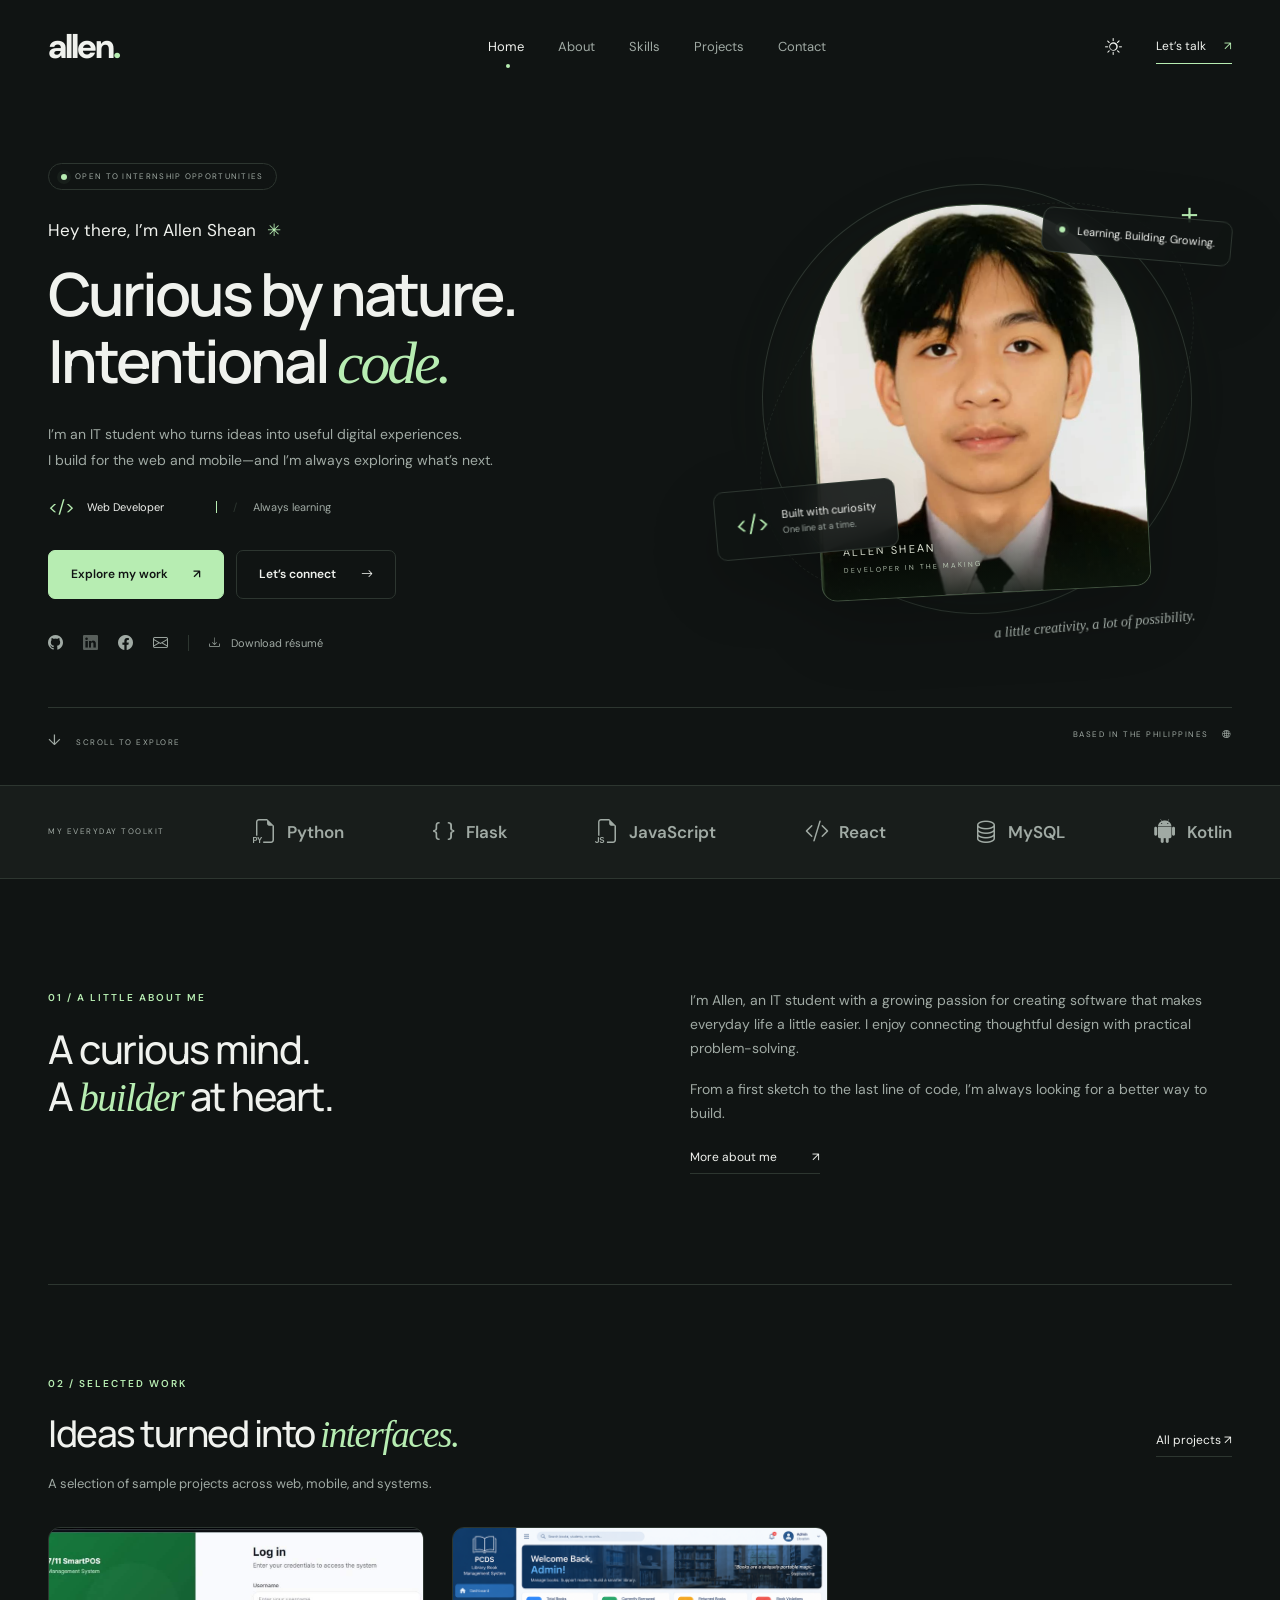
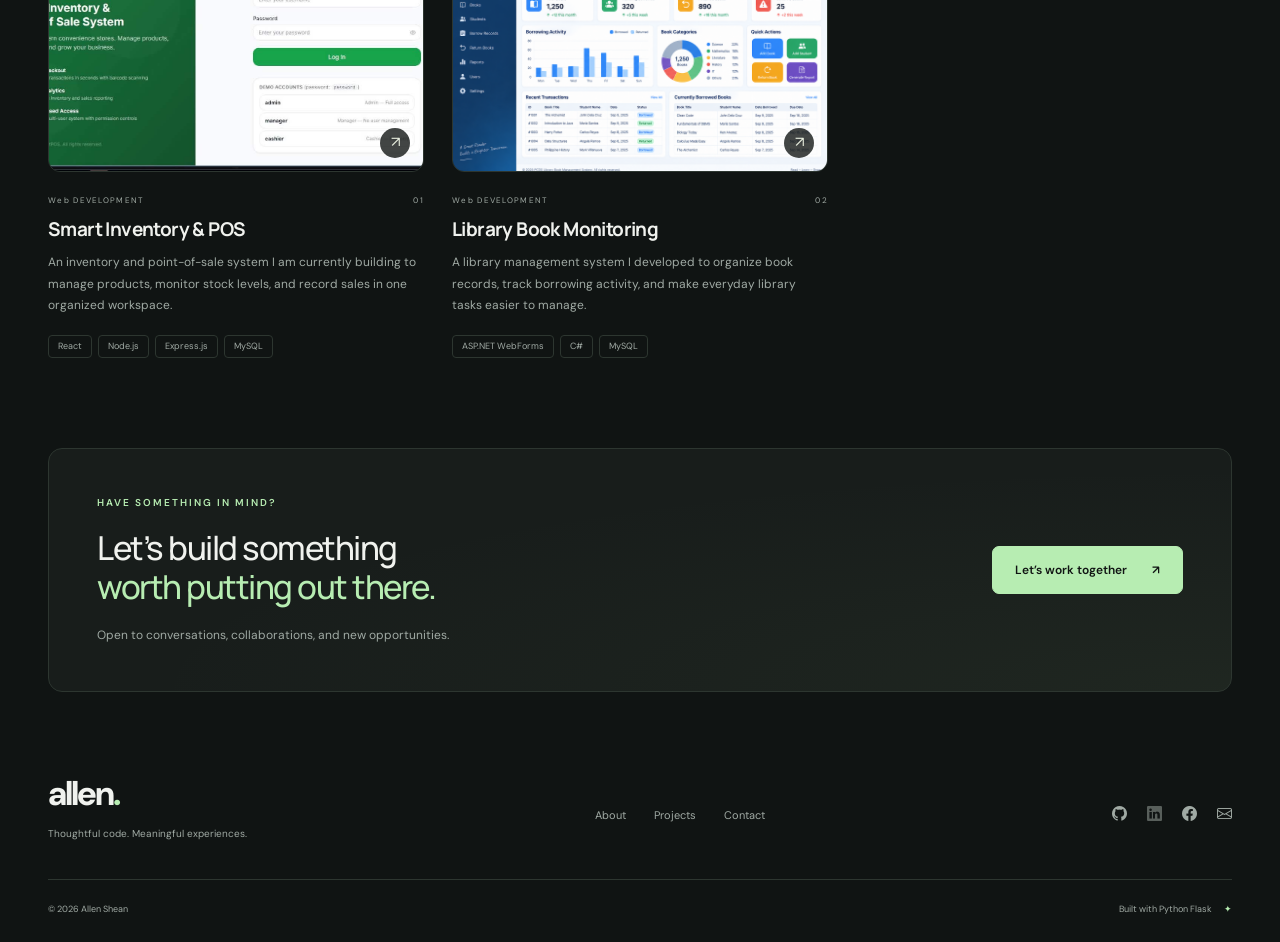
<file: templates/index.html>
<!doctype html>
<html lang="en" data-theme="dark">
  <head>
    <meta charset="utf-8">
    <meta name="viewport" content="width=device-width, initial-scale=1">
    <meta name="description" content="Allen Shean — aspiring software developer and IT student. Explore web applications, mobile experiences, and thoughtful solutions.">
    <meta property="og:title" content="Creative thinking. Thoughtful code. | Allen Shean">
    <meta property="og:description" content="Creative thinking. Thoughtful code. Explore Allen Shean’s developer portfolio.">
    <meta property="og:type" content="website">
    <meta property="og:image" content="/static/images/profile.jpg">
    <title>Creative thinking. Thoughtful code. | Allen Shean</title>
    <link rel="icon" href="/static/images/favicon.svg" type="image/svg+xml">
    <link rel="preconnect" href="https://fonts.googleapis.com">
    <link rel="preconnect" href="https://fonts.gstatic.com" crossorigin>
    <link href="https://fonts.googleapis.com/css2?family=DM+Sans:wght@400;500;600;700&family=Manrope:wght@400;500;600;700;800&display=swap" rel="stylesheet">
    <link rel="stylesheet" href="https://cdn.jsdelivr.net/npm/bootstrap-icons@1.11.3/font/bootstrap-icons.min.css">
    <link rel="stylesheet" href="/static/css/style.css">
    <script src="/static/js/theme.js"></script>
    <script src="/static/js/script.js" defer></script>
    <script src="/static/js/page-transitions.js" defer></script>
  </head>
  <body>
    <a class="skip-link" href="#main">Skip to content</a>
    <div class="scroll-progress" aria-hidden="true"></div>
    <!-- Navigation for this page -->
    <header class="site-header">
      <nav class="container nav" aria-label="Main navigation">
        <a class="wordmark" href="/">allen<span>.</span></a>
        <div class="nav-links" id="navigation">
          <a href="/" class="active" aria-current="page">Home</a>
          <a href="/about">About</a>
          <a href="/skills">Skills</a>
          <a href="/projects">Projects</a>
          <a href="/contact">Contact</a>
        </div>
        <div class="nav-actions"><button class="icon-button theme-toggle" aria-label="Switch to light theme"><i class="bi bi-sun" aria-hidden="true"></i></button><a class="nav-contact" href="/contact">Let’s talk <span>↗</span></a><button class="icon-button menu-toggle" aria-controls="navigation" aria-expanded="false" aria-label="Toggle navigation"><i class="bi bi-list" aria-hidden="true"></i></button></div>
      </nav>
    </header>
    <!-- Page content -->
    <main id="main">
      <section class="container hero">
        <div class="hero-copy">
          <div class="availability"><span></span> OPEN TO INTERNSHIP OPPORTUNITIES</div>
          <p class="hello">Hey there, I’m Allen Shean <span class="wave">✳</span></p>
          <h1>Curious by nature.<br>Intentional <span class="serif accent">code.</span></h1>
          <p class="hero-description">I’m an IT student who turns ideas into useful digital experiences.<br class="desktop-break"> I build for the web and mobile—and I’m always exploring what’s next.</p>
          <p class="role-line"><span class="code-bracket">&lt;/&gt;</span> <span id="typed-role">Web Developer</span><span class="typing-caret" aria-hidden="true"></span><span class="role-divider">/</span><span>Always learning</span></p>
          <div class="hero-buttons"><a class="button primary" href="/projects">Explore my work <span>↗</span></a><a class="button secondary" href="/contact">Let’s connect <i class="bi bi-arrow-right" aria-hidden="true"></i></a></div>
          <div class="hero-socials">
            <div class="socials" aria-label="Social links">
              <a href="https://github.com/sheanborja293-ship-it" target="_blank" rel="noopener noreferrer" aria-label="GitHub: sheanborja293-ship-it"><i class="bi bi-github" aria-hidden="true"></i></a>
              <span class="social-placeholder" title="LinkedIn link coming soon" aria-label="LinkedIn link coming soon"><i class="bi bi-linkedin" aria-hidden="true"></i></span>
              <a href="https://www.facebook.com/AllenGwapo143" target="_blank" rel="noopener noreferrer" aria-label="Facebook: Allen Shean Borja"><i class="bi bi-facebook" aria-hidden="true"></i></a>
              <a href="/contact" aria-label="Email Allen"><i class="bi bi-envelope" aria-hidden="true"></i></a>
            </div>
            <span class="thin-divider"></span>
            <a class="resume-link" href="/resume"><i class="bi bi-download" aria-hidden="true"></i> Download résumé</a>
          </div>
        </div>
        <div class="hero-art">
          <div class="orbit orbit-one"></div>
          <div class="orbit orbit-two"></div>
          <span class="art-cross">+</span>
          <div class="profile-frame">
            <img src="/static/images/profile.jpg" alt="Allen Shean wearing a suit and tie" width="656" height="856">
            <div class="photo-caption"><span>ALLEN SHEAN</span><span>DEVELOPER IN THE MAKING</span></div>
          </div>
          <div class="floating-badge code-badge">
            <span class="badge-icon">&lt;/&gt;</span>
            <div>Built with curiosity<small>One line at a time.</small></div>
          </div>
          <div class="floating-badge learning-badge"><span class="status-dot"></span> Learning. Building. Growing.</div>
          <span class="art-note">a little creativity, a lot of possibility.</span>
        </div>
        <div class="hero-bottom"><a href="#intro"><span>↓</span> SCROLL TO EXPLORE</a><span>BASED IN THE PHILIPPINES <i class="bi bi-globe2" aria-hidden="true"></i></span></div>
      </section>
      <div class="technology-strip">
        <div class="container"><span>MY EVERYDAY TOOLKIT</span><span class="technology"><i class="bi bi-filetype-py" aria-hidden="true"></i>Python</span><span class="technology"><i class="bi bi-braces" aria-hidden="true"></i>Flask</span><span class="technology"><i class="bi bi-filetype-js" aria-hidden="true"></i>JavaScript</span><span class="technology"><i class="bi bi-code-slash" aria-hidden="true"></i>React</span><span class="technology"><i class="bi bi-database" aria-hidden="true"></i>MySQL</span><span class="technology"><i class="bi bi-android2" aria-hidden="true"></i>Kotlin</span></div>
      </div>
      <div class="container">
        <section id="intro" class="intro-section reveal">
          <div>
            <span class="eyebrow">01 / A LITTLE ABOUT ME</span>
            <h2>A curious mind.<br>A <span class="serif accent">builder</span> at heart.</h2>
          </div>
          <div>
            <p>I’m Allen, an IT student with a growing passion for creating software that makes everyday life a little easier. I enjoy connecting thoughtful design with practical problem-solving.</p>
            <p>From a first sketch to the last line of code, I’m always looking for a better way to build.</p>
            <a class="inline-link" href="/about">More about me <span>↗</span></a>
          </div>
        </section>
        <section class="work-section">
          <div class="section-heading">
            <div>
              <span class="eyebrow">02 / SELECTED WORK</span>
              <h2>Ideas turned into <span class="serif accent">interfaces.</span></h2>
            </div>
            <a class="inline-link" href="/projects">All projects ↗</a>
          </div>
          <p class="section-description">A selection of sample projects across web, mobile, and systems.</p>
          <div class="project-grid">
            <article class="project-card reveal" data-categories="Web Database System">
              <button class="project-preview open-project" data-project="1" aria-label="View Smart Inventory &amp; POS details"><img src="/static/images/pos_pic.jpg" alt="Smart Inventory and POS system login screen" loading="lazy" width="800" height="520"><span class="preview-arrow">↗</span></button>
              <div class="project-meta"><span>Web DEVELOPMENT</span><span>01</span></div>
              <h3><button class="text-button open-project" data-project="1">Smart Inventory &amp; POS</button></h3>
              <p>An inventory and point-of-sale system I am currently building to manage products, monitor stock levels, and record sales in one organized workspace.</p>
              <div class="tags"><span>React</span><span>Node.js</span><span>Express.js</span><span>MySQL</span></div>
            </article>
            <article class="project-card reveal" data-categories="Web Database System">
              <button class="project-preview open-project" data-project="2" aria-label="View Library Book Monitoring details"><img src="/static/images/library_pic.png" alt="Library Book Management System dashboard" loading="lazy" width="800" height="520"><span class="preview-arrow">↗</span></button>
              <div class="project-meta"><span>Web DEVELOPMENT</span><span>02</span></div>
              <h3><button class="text-button open-project" data-project="2">Library Book Monitoring</button></h3>
              <p>A library management system I developed to organize book records, track borrowing activity, and make everyday library tasks easier to manage.</p>
              <div class="tags"><span>ASP.NET WebForms</span><span>C#</span><span>MySQL</span></div>
            </article>
          </div>
        </section>
        <section class="cta reveal">
          <div>
            <span class="eyebrow">HAVE SOMETHING IN MIND?</span>
            <h2>Let’s build something<br><span class="accent">worth putting out there.</span></h2>
            <p>Open to conversations, collaborations, and new opportunities.</p>
          </div>
          <a class="button primary" href="/contact">Let’s work together <span>↗</span></a>
        </section>
      </div>
    </main>
    <!-- Footer -->
    <footer class="container footer">
      <div>
        <a class="wordmark" href="/">allen<span>.</span></a>
        <p>Thoughtful code. Meaningful experiences.</p>
      </div>
      <div class="footer-links"><a href="/about">About</a><a href="/projects">Projects</a><a href="/contact">Contact</a></div>
      <div class="socials" aria-label="Social links">
        <a href="https://github.com/sheanborja293-ship-it" target="_blank" rel="noopener noreferrer" aria-label="GitHub: sheanborja293-ship-it"><i class="bi bi-github" aria-hidden="true"></i></a>
        <span class="social-placeholder" title="LinkedIn link coming soon" aria-label="LinkedIn link coming soon"><i class="bi bi-linkedin" aria-hidden="true"></i></span>
        <a href="https://www.facebook.com/AllenGwapo143" target="_blank" rel="noopener noreferrer" aria-label="Facebook: Allen Shean Borja"><i class="bi bi-facebook" aria-hidden="true"></i></a>
        <a href="/contact" aria-label="Email Allen"><i class="bi bi-envelope" aria-hidden="true"></i></a>
      </div>
      <div class="footer-bottom"><span>© <span id="year">2026</span> Allen Shean</span><span>Built with Python Flask <span class="accent">✦</span></span></div>
    </footer>
    <a class="back-top icon-button" href="#main" aria-label="Back to top">↑</a>
    <dialog id="project-dialog">
      <button class="icon-button close-dialog" aria-label="Close project details">×</button>
      <span class="eyebrow">PROJECT OVERVIEW · SAMPLE CONCEPT</span>
      <h2 id="dialog-title"></h2>
      <p id="dialog-description"></p>
      <div class="tags" id="dialog-tech"></div>
      <p class="muted">Source code and live demo links will be added when this project is published.</p>
    </dialog>
  </body>
</html>
</file>
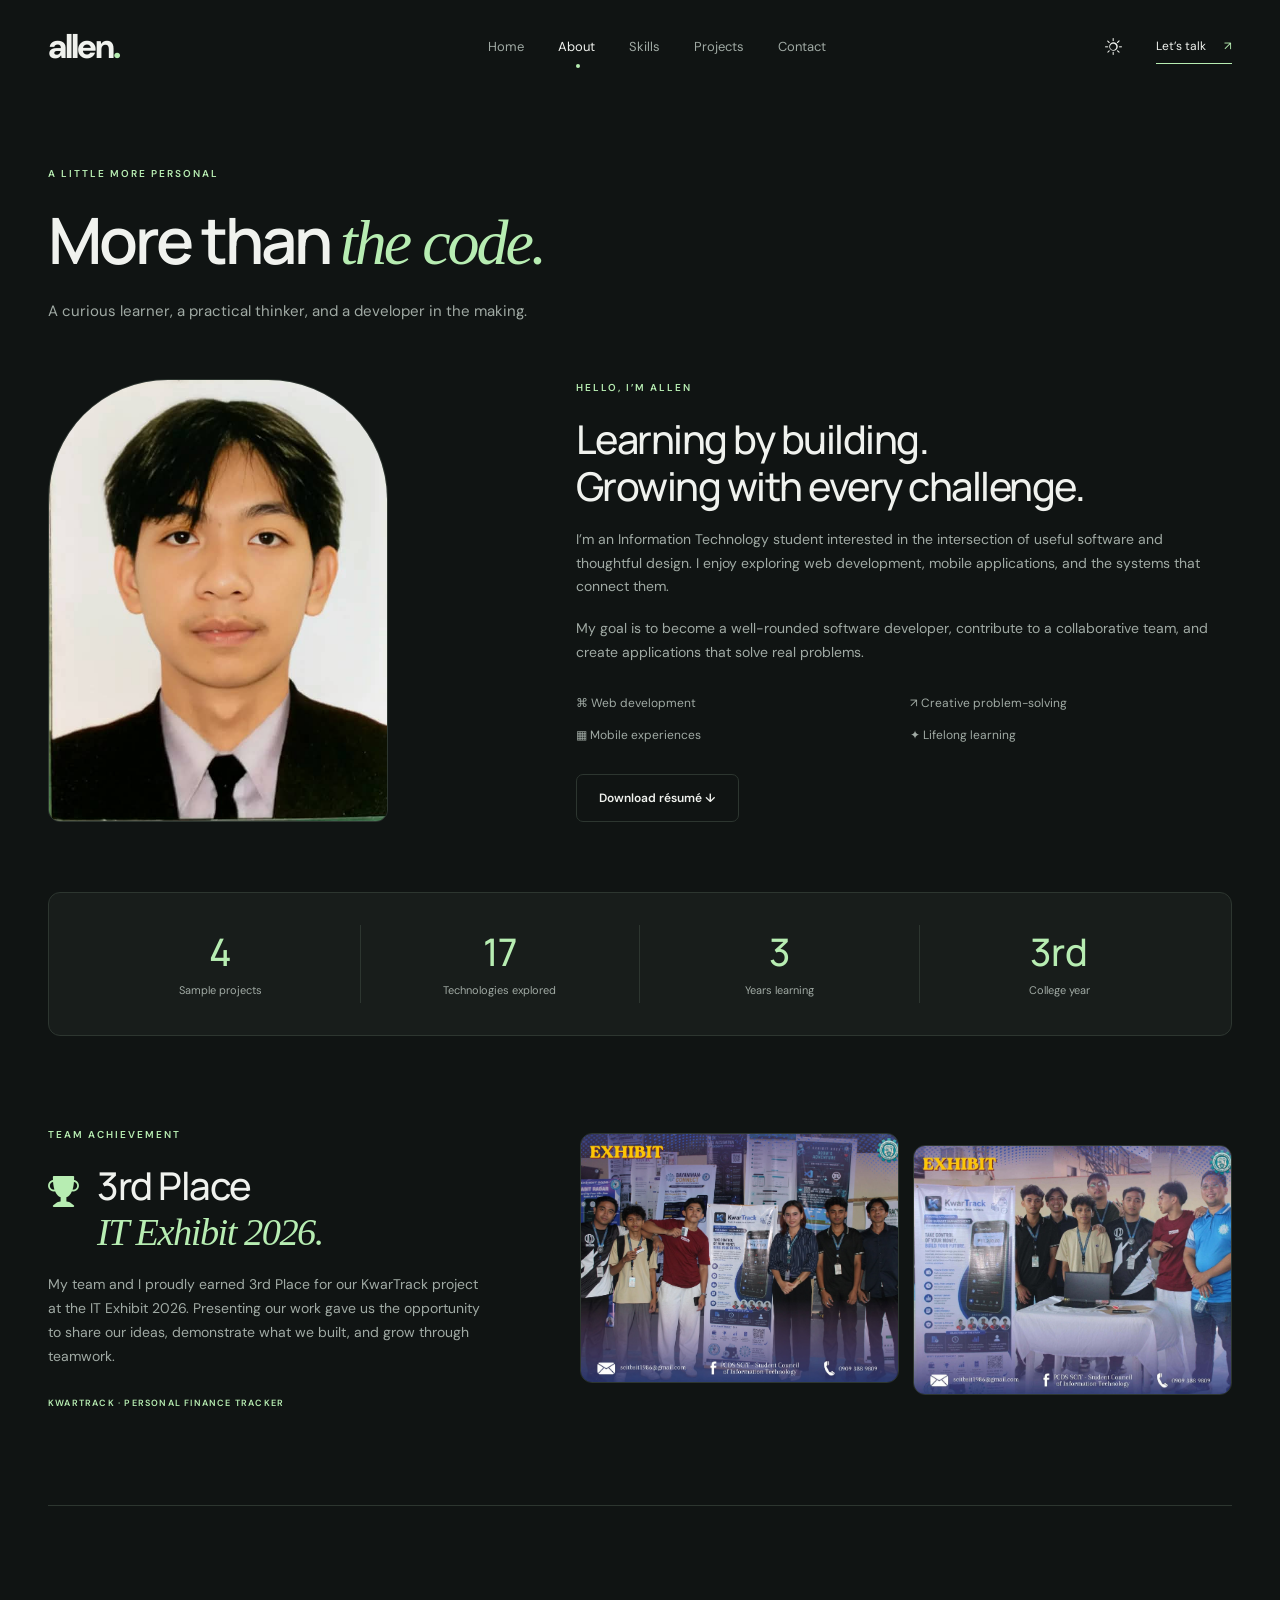
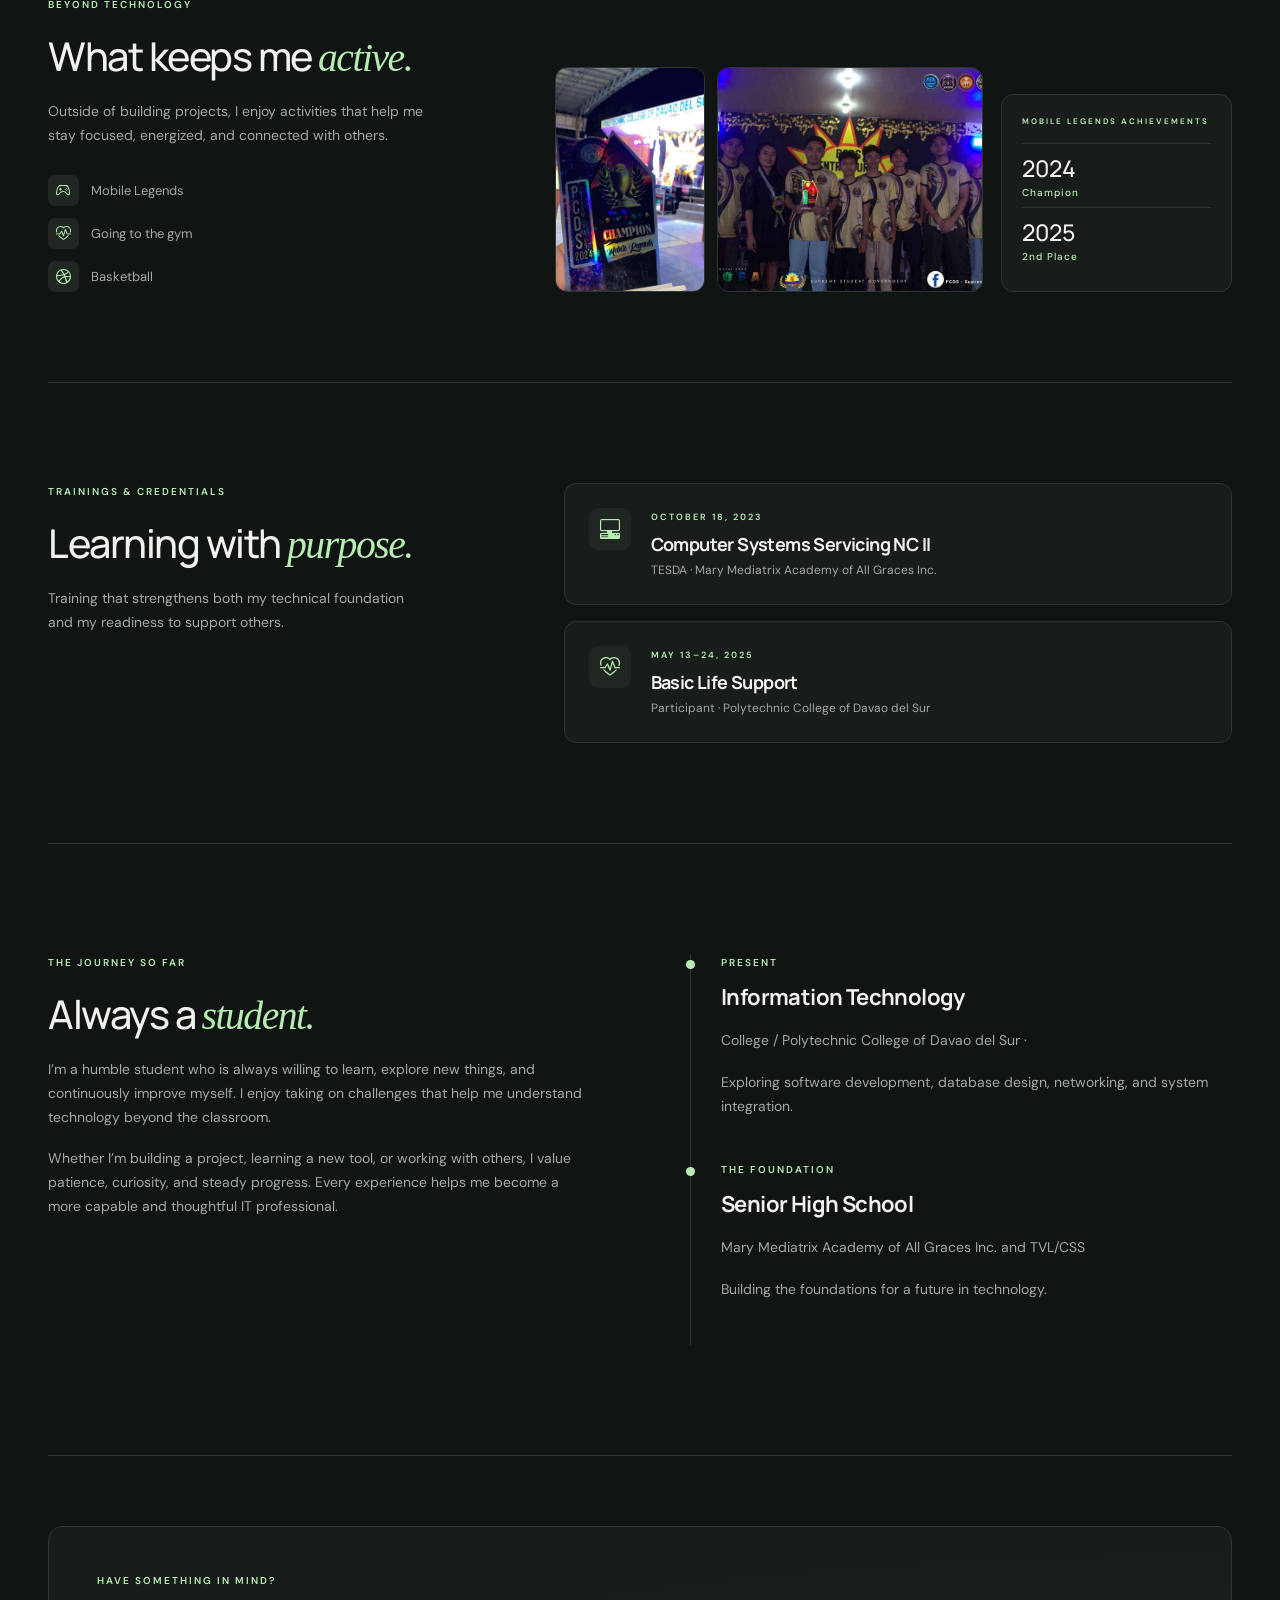
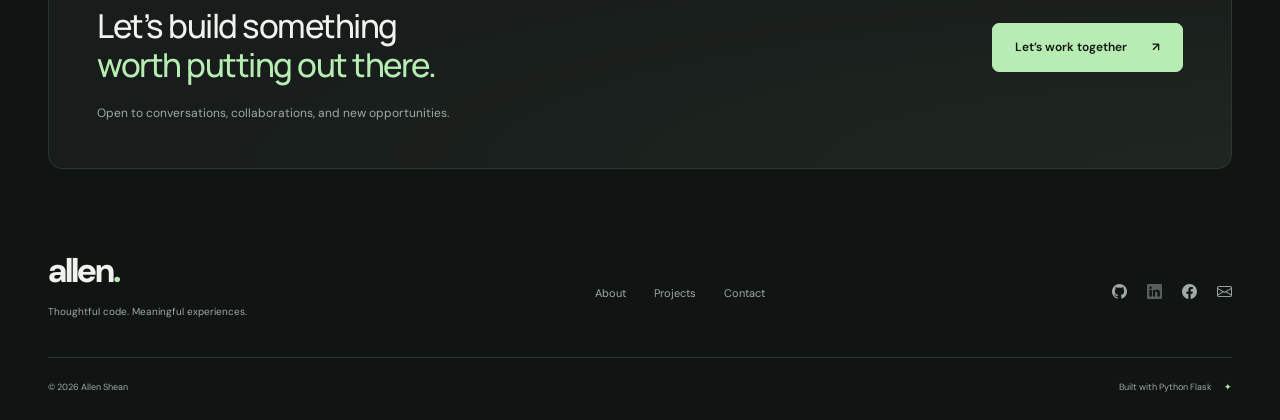
<file: templates/about.html>
<!doctype html>
<html lang="en" data-theme="dark">
  <head>
    <meta charset="utf-8">
    <meta name="viewport" content="width=device-width, initial-scale=1">
    <meta name="description" content="Allen Shean — aspiring software developer and IT student. Explore web applications, mobile experiences, and thoughtful solutions.">
    <meta property="og:title" content="About | Allen Shean">
    <meta property="og:description" content="Creative thinking. Thoughtful code. Explore Allen Shean’s developer portfolio.">
    <meta property="og:type" content="website">
    <meta property="og:image" content="/static/images/profile.jpg">
    <title>About | Allen Shean</title>
    <link rel="icon" href="/static/images/favicon.svg" type="image/svg+xml">
    <link rel="preconnect" href="https://fonts.googleapis.com">
    <link rel="preconnect" href="https://fonts.gstatic.com" crossorigin>
    <link href="https://fonts.googleapis.com/css2?family=DM+Sans:wght@400;500;600;700&family=Manrope:wght@400;500;600;700;800&display=swap" rel="stylesheet">
    <link rel="stylesheet" href="https://cdn.jsdelivr.net/npm/bootstrap-icons@1.11.3/font/bootstrap-icons.min.css">
    <link rel="stylesheet" href="/static/css/style.css">
    <script src="/static/js/theme.js"></script>
    <script src="/static/js/script.js" defer></script>
    <script src="/static/js/page-transitions.js" defer></script>
  </head>
  <body>
    <a class="skip-link" href="#main">Skip to content</a>
    <div class="scroll-progress" aria-hidden="true"></div>
    <!-- Navigation for this page -->
    <header class="site-header">
      <nav class="container nav" aria-label="Main navigation">
        <a class="wordmark" href="/">allen<span>.</span></a>
        <div class="nav-links" id="navigation">
          <a href="/">Home</a>
          <a href="/about" class="active" aria-current="page">About</a>
          <a href="/skills">Skills</a>
          <a href="/projects">Projects</a>
          <a href="/contact">Contact</a>
        </div>
        <div class="nav-actions"><button class="icon-button theme-toggle" aria-label="Switch to light theme"><i class="bi bi-sun" aria-hidden="true"></i></button><a class="nav-contact" href="/contact">Let’s talk <span>↗</span></a><button class="icon-button menu-toggle" aria-controls="navigation" aria-expanded="false" aria-label="Toggle navigation"><i class="bi bi-list" aria-hidden="true"></i></button></div>
      </nav>
    </header>
    <!-- Page content -->
    <main id="main">
      <div class="container page-content">
        <div class="page-heading">
          <span class="eyebrow">A LITTLE MORE PERSONAL</span>
          <h1>More than <span class="serif accent">the code.</span></h1>
          <p>A curious learner, a practical thinker, and a developer in the making.</p>
        </div>
        <section class="about-grid">
          <div class="about-portrait"><img src="/static/images/profile.jpg" alt="Portrait of Allen Shean in a suit and tie" width="656" height="856"></div>
          <div>
            <span class="eyebrow">HELLO, I’M ALLEN</span>
            <h2>Learning by building.<br>Growing with every challenge.</h2>
            <p>I’m an Information Technology student interested in the intersection of useful software and thoughtful design. I enjoy exploring web development, mobile applications, and the systems that connect them.</p>
            <p>My goal is to become a well-rounded software developer, contribute to a collaborative team, and create applications that solve real problems.</p>
            <div class="interest-list"><span>⌘ Web development</span><span>↗ Creative problem-solving</span><span>▦ Mobile experiences</span><span>✦ Lifelong learning</span></div>
            <a class="button secondary" href="/resume">Download résumé ↓</a>
          </div>
        </section>
        <section class="stats-grid reveal">
          <div><strong>4</strong><span>Sample projects</span></div>
          <div><strong>17</strong><span>Technologies explored</span></div>
          <div><strong>3</strong><span>Years learning </span></div>
          <div><strong>3rd</strong><span>College year </span></div>
        </section>
        <section class="award-section reveal" aria-labelledby="award-title">
          <div class="award-copy">
            <span class="eyebrow">TEAM ACHIEVEMENT</span>
            <div class="award-title-line"><i class="bi bi-trophy-fill" aria-hidden="true"></i><h2 id="award-title">3rd Place<br><span class="serif accent">IT Exhibit 2026.</span></h2></div>
            <p>My team and I proudly earned 3rd Place for our KwarTrack project at the IT Exhibit 2026. Presenting our work gave us the opportunity to share our ideas, demonstrate what we built, and grow through teamwork.</p>
            <span class="award-project">KWARTRACK &middot; PERSONAL FINANCE TRACKER</span>
          </div>
          <div class="award-gallery">
            <img src="/static/images/exhibit_pic.jpg" alt="KwarTrack team at the IT Exhibit 2026" loading="lazy">
            <img src="/static/images/exhibit2pic.jpg" alt="KwarTrack exhibit presentation team" loading="lazy">
          </div>
        </section>
        <section class="hobbies-section reveal" aria-labelledby="hobbies-title">
          <div class="hobbies-copy">
            <span class="eyebrow">BEYOND TECHNOLOGY</span>
            <h2 id="hobbies-title">What keeps me <span class="serif accent">active.</span></h2>
            <p>Outside of building projects, I enjoy activities that help me stay focused, energized, and connected with others.</p>
            <div class="hobby-list"><span><i class="bi bi-controller" aria-hidden="true"></i> Mobile Legends</span><span><i class="bi bi-heart-pulse" aria-hidden="true"></i> Going to the gym</span><span><i class="bi bi-dribbble" aria-hidden="true"></i> Basketball</span></div>
          </div>
          <div class="ml-achievement">
            <div class="ml-photos"><img src="/static/images/ml.jpg" alt="Mobile Legends championship trophy from 2024" loading="lazy"><img src="/static/images/ml2.jpg" alt="Mobile Legends team achievement" loading="lazy"></div>
            <div class="ml-results"><span class="eyebrow">MOBILE LEGENDS ACHIEVEMENTS</span><strong>2024 <span>Champion</span></strong><strong>2025 <span>2nd Place</span></strong></div>
          </div>
        </section>
        <section class="credentials-section reveal" aria-labelledby="credentials-title">
          <div class="credentials-heading">
            <span class="eyebrow">TRAININGS &amp; CREDENTIALS</span>
            <h2 id="credentials-title">Learning with <span class="serif accent">purpose.</span></h2>
            <p>Training that strengthens both my technical foundation and my readiness to support others.</p>
          </div>
          <div class="credential-list">
            <article class="credential-card">
              <i class="bi bi-pc-display-horizontal" aria-hidden="true"></i>
              <div>
                <span class="eyebrow">OCTOBER 18, 2023</span>
                <h3>Computer Systems Servicing NC II</h3>
                <p>TESDA &middot; Mary Mediatrix Academy of All Graces Inc.</p>
              </div>
            </article>
            <article class="credential-card">
              <i class="bi bi-heart-pulse" aria-hidden="true"></i>
              <div>
                <span class="eyebrow">MAY 13&ndash;24, 2025</span>
                <h3>Basic Life Support</h3>
                <p>Participant &middot; Polytechnic College of Davao del Sur</p>
              </div>
            </article>
          </div>
        </section>
        <section class="intro-section">
          <div>
            <span class="eyebrow">THE JOURNEY SO FAR</span>
            <h2>Always a <span class="serif accent">student.</span></h2>
            <p>I’m a humble student who is always willing to learn, explore new things, and continuously improve myself. I enjoy taking on challenges that help me understand technology beyond the classroom.</p>
            <p>Whether I’m building a project, learning a new tool, or working with others, I value patience, curiosity, and steady progress. Every experience helps me become a more capable and thoughtful IT professional.</p>
          </div>
          <div class="timeline">
            <article>
              <span class="eyebrow">PRESENT</span>
              <h3>Information Technology</h3>
              <p>College / Polytechnic College of Davao del Sur ·</p>
              <p>Exploring software development, database design, networking, and system integration.</p>
            </article>
            <article>
              <span class="eyebrow">THE FOUNDATION</span>
              <h3>Senior High School</h3>
              <p>Mary Mediatrix Academy of All Graces Inc. and TVL/CSS </p>
              <p>Building the foundations for a future in technology.</p>
            </article>
          </div>
        </section>
        <section class="cta reveal">
          <div>
            <span class="eyebrow">HAVE SOMETHING IN MIND?</span>
            <h2>Let’s build something<br><span class="accent">worth putting out there.</span></h2>
            <p>Open to conversations, collaborations, and new opportunities.</p>
          </div>
          <a class="button primary" href="/contact">Let’s work together <span>↗</span></a>
        </section>
      </div>
    </main>
    <!-- Footer -->
    <footer class="container footer">
      <div>
        <a class="wordmark" href="/">allen<span>.</span></a>
        <p>Thoughtful code. Meaningful experiences.</p>
      </div>
      <div class="footer-links"><a href="/about">About</a><a href="/projects">Projects</a><a href="/contact">Contact</a></div>
      <div class="socials" aria-label="Social links">
        <a href="https://github.com/sheanborja293-ship-it" target="_blank" rel="noopener noreferrer" aria-label="GitHub: sheanborja293-ship-it"><i class="bi bi-github" aria-hidden="true"></i></a>
        <span class="social-placeholder" title="LinkedIn link coming soon" aria-label="LinkedIn link coming soon"><i class="bi bi-linkedin" aria-hidden="true"></i></span>
        <a href="https://www.facebook.com/AllenGwapo143" target="_blank" rel="noopener noreferrer" aria-label="Facebook: Allen Shean Borja"><i class="bi bi-facebook" aria-hidden="true"></i></a>
        <a href="/contact" aria-label="Email Allen"><i class="bi bi-envelope" aria-hidden="true"></i></a>
      </div>
      <div class="footer-bottom"><span>© <span id="year">2026</span> Allen Shean</span><span>Built with Python Flask <span class="accent">✦</span></span></div>
    </footer>
    <a class="back-top icon-button" href="#main" aria-label="Back to top">↑</a>
    <dialog id="project-dialog">
      <button class="icon-button close-dialog" aria-label="Close project details">×</button>
      <span class="eyebrow">PROJECT OVERVIEW · SAMPLE CONCEPT</span>
      <h2 id="dialog-title"></h2>
      <p id="dialog-description"></p>
      <div class="tags" id="dialog-tech"></div>
      <p class="muted">Source code and live demo links will be added when this project is published.</p>
    </dialog>
  </body>
</html>
</file>
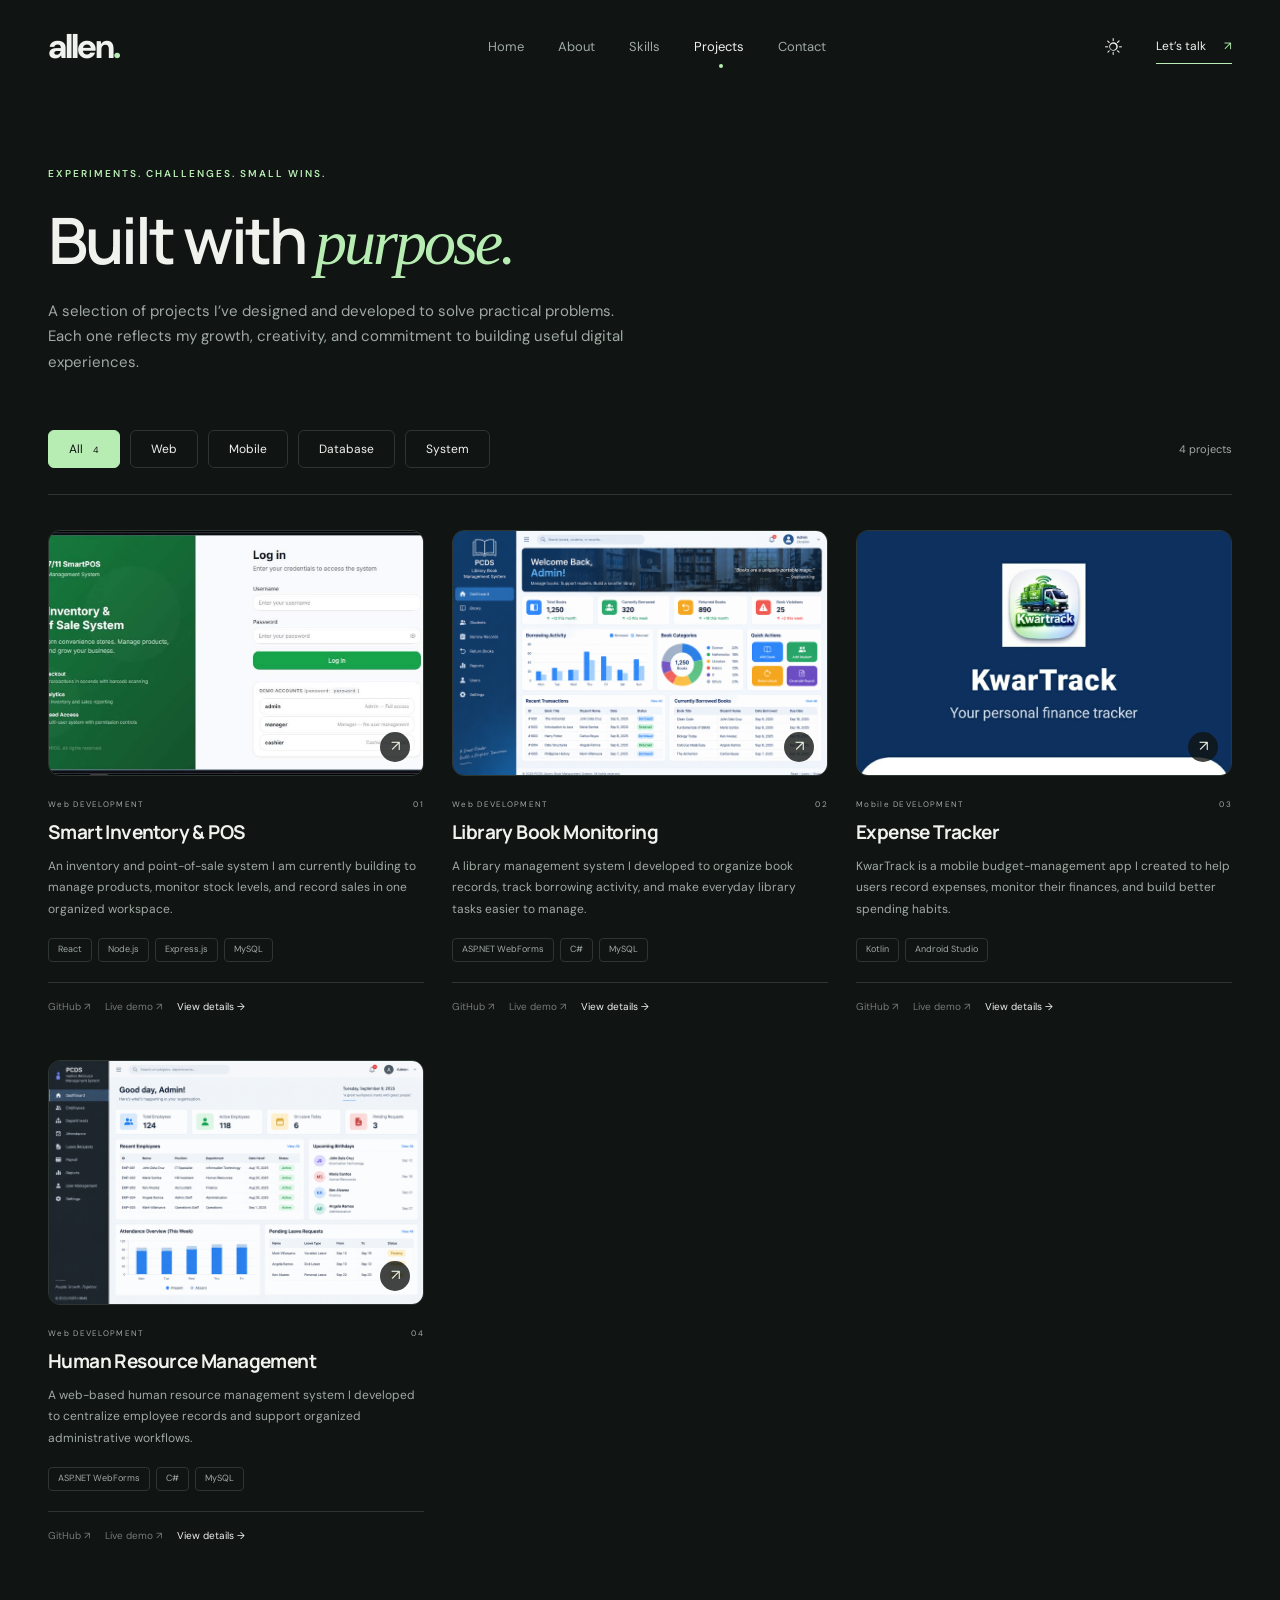
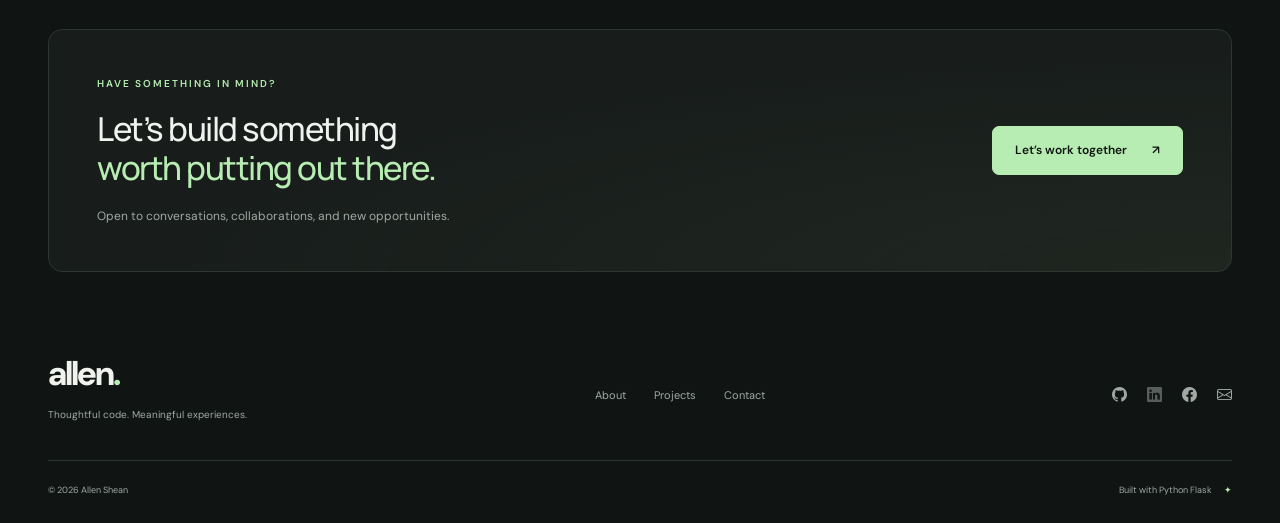
<file: templates/projects.html>
<!doctype html>
<html lang="en" data-theme="dark">
  <head>
    <meta charset="utf-8">
    <meta name="viewport" content="width=device-width, initial-scale=1">
    <meta name="description" content="Allen Shean — aspiring software developer and IT student. Explore web applications, mobile experiences, and thoughtful solutions.">
    <meta property="og:title" content="Projects | Allen Shean">
    <meta property="og:description" content="Creative thinking. Thoughtful code. Explore Allen Shean’s developer portfolio.">
    <meta property="og:type" content="website">
    <meta property="og:image" content="/static/images/profile.jpg">
    <title>Projects | Allen Shean</title>
    <link rel="icon" href="/static/images/favicon.svg" type="image/svg+xml">
    <link rel="preconnect" href="https://fonts.googleapis.com">
    <link rel="preconnect" href="https://fonts.gstatic.com" crossorigin>
    <link href="https://fonts.googleapis.com/css2?family=DM+Sans:wght@400;500;600;700&family=Manrope:wght@400;500;600;700;800&display=swap" rel="stylesheet">
    <link rel="stylesheet" href="https://cdn.jsdelivr.net/npm/bootstrap-icons@1.11.3/font/bootstrap-icons.min.css">
    <link rel="stylesheet" href="/static/css/style.css">
    <script src="/static/js/theme.js"></script>
    <script src="/static/js/script.js" defer></script>
    <script src="/static/js/page-transitions.js" defer></script>
  </head>
  <body>
    <a class="skip-link" href="#main">Skip to content</a>
    <div class="scroll-progress" aria-hidden="true"></div>
    <!-- Navigation for this page -->
    <header class="site-header">
      <nav class="container nav" aria-label="Main navigation">
        <a class="wordmark" href="/">allen<span>.</span></a>
        <div class="nav-links" id="navigation">
          <a href="/">Home</a>
          <a href="/about">About</a>
          <a href="/skills">Skills</a>
          <a href="/projects" class="active" aria-current="page">Projects</a>
          <a href="/contact">Contact</a>
        </div>
        <div class="nav-actions"><button class="icon-button theme-toggle" aria-label="Switch to light theme"><i class="bi bi-sun" aria-hidden="true"></i></button><a class="nav-contact" href="/contact">Let’s talk <span>↗</span></a><button class="icon-button menu-toggle" aria-controls="navigation" aria-expanded="false" aria-label="Toggle navigation"><i class="bi bi-list" aria-hidden="true"></i></button></div>
      </nav>
    </header>
    <!-- Page content -->
    <main id="main">
      <div class="container page-content">
        <div class="page-heading">
          <span class="eyebrow">EXPERIMENTS. CHALLENGES. SMALL WINS.</span>
          <h1>Built with <span class="serif accent">purpose.</span></h1>
          <p>A selection of projects I’ve designed and developed to solve practical problems.<br>Each one reflects my growth, creativity, and commitment to building useful digital experiences.</p>
        </div>
        <div class="filter-bar" aria-label="Filter projects"><button class="filter-button selected" data-filter="All" aria-pressed="true">All <span>4</span></button><button class="filter-button " data-filter="Web" aria-pressed="false">Web</button><button class="filter-button " data-filter="Mobile" aria-pressed="false">Mobile</button><button class="filter-button " data-filter="Database" aria-pressed="false">Database</button><button class="filter-button " data-filter="System" aria-pressed="false">System</button><span class="project-count" aria-live="polite">4 projects</span></div>
        <div class="project-grid full-projects">
          <article class="project-card reveal" data-categories="Web Database System">
            <button class="project-preview open-project" data-project="1" aria-label="View Smart Inventory &amp; POS details"><img src="/static/images/pos_pic.jpg" alt="Smart Inventory and POS system login screen" loading="lazy" width="800" height="520"><span class="preview-arrow">↗</span></button>
            <div class="project-meta"><span>Web DEVELOPMENT</span><span>01</span></div>
            <h3><button class="text-button open-project" data-project="1">Smart Inventory &amp; POS</button></h3>
            <p>An inventory and point-of-sale system I am currently building to manage products, monitor stock levels, and record sales in one organized workspace.</p>
            <div class="tags"><span>React</span><span>Node.js</span><span>Express.js</span><span>MySQL</span></div>
            <div class="project-actions"><button disabled title="Link has not been added">GitHub ↗</button><button disabled title="Link has not been added">Live demo ↗</button><button class="text-button open-project" data-project="1">View details →</button></div>
          </article>
          <article class="project-card reveal" data-categories="Web Database System">
            <button class="project-preview open-project" data-project="2" aria-label="View Library Book Monitoring details"><img src="/static/images/library_pic.png" alt="Library Book Management System dashboard" loading="lazy" width="800" height="520"><span class="preview-arrow">↗</span></button>
            <div class="project-meta"><span>Web DEVELOPMENT</span><span>02</span></div>
            <h3><button class="text-button open-project" data-project="2">Library Book Monitoring</button></h3>
            <p>A library management system I developed to organize book records, track borrowing activity, and make everyday library tasks easier to manage.</p>
            <div class="tags"><span>ASP.NET WebForms</span><span>C#</span><span>MySQL</span></div>
            <div class="project-actions"><button disabled title="Link has not been added">GitHub ↗</button><button disabled title="Link has not been added">Live demo ↗</button><button class="text-button open-project" data-project="2">View details →</button></div>
          </article>
          <article class="project-card reveal" data-categories="Mobile">
            <button class="project-preview open-project" data-project="4" aria-label="View Expense Tracker details"><img src="/static/images/kwartrack_pic.jpg" alt="KwarTrack personal finance tracker login screen" loading="lazy" width="800" height="520"><span class="preview-arrow">↗</span></button>
            <div class="project-meta"><span>Mobile DEVELOPMENT</span><span>03</span></div>
            <h3><button class="text-button open-project" data-project="4">Expense Tracker</button></h3>
            <p>KwarTrack is a mobile budget-management app I created to help users record expenses, monitor their finances, and build better spending habits.</p>
            <div class="tags"><span>Kotlin</span><span>Android Studio</span></div>
            <div class="project-actions"><button disabled title="Link has not been added">GitHub ↗</button><button disabled title="Link has not been added">Live demo ↗</button><button class="text-button open-project" data-project="4">View details →</button></div>
          </article>
          <article class="project-card reveal" data-categories="Web System">
            <button class="project-preview open-project" data-project="5" aria-label="View Human Resource Management details"><img src="/static/images/Human_pic.png" alt="Human Resource Management System dashboard" loading="lazy" width="800" height="520"><span class="preview-arrow">↗</span></button>
            <div class="project-meta"><span>Web DEVELOPMENT</span><span>04</span></div>
            <h3><button class="text-button open-project" data-project="5">Human Resource Management</button></h3>
            <p>A web-based human resource management system I developed to centralize employee records and support organized administrative workflows.</p>
            <div class="tags"><span>ASP.NET WebForms</span><span>C#</span><span>MySQL</span></div>
            <div class="project-actions"><button disabled title="Link has not been added">GitHub ↗</button><button disabled title="Link has not been added">Live demo ↗</button><button class="text-button open-project" data-project="5">View details →</button></div>
          </article>
        </div>
        <section class="cta reveal">
          <div>
            <span class="eyebrow">HAVE SOMETHING IN MIND?</span>
            <h2>Let’s build something<br><span class="accent">worth putting out there.</span></h2>
            <p>Open to conversations, collaborations, and new opportunities.</p>
          </div>
          <a class="button primary" href="/contact">Let’s work together <span>↗</span></a>
        </section>
      </div>
    </main>
    <!-- Footer -->
    <footer class="container footer">
      <div>
        <a class="wordmark" href="/">allen<span>.</span></a>
        <p>Thoughtful code. Meaningful experiences.</p>
      </div>
      <div class="footer-links"><a href="/about">About</a><a href="/projects">Projects</a><a href="/contact">Contact</a></div>
      <div class="socials" aria-label="Social links">
        <a href="https://github.com/sheanborja293-ship-it" target="_blank" rel="noopener noreferrer" aria-label="GitHub: sheanborja293-ship-it"><i class="bi bi-github" aria-hidden="true"></i></a>
        <span class="social-placeholder" title="LinkedIn link coming soon" aria-label="LinkedIn link coming soon"><i class="bi bi-linkedin" aria-hidden="true"></i></span>
        <a href="https://www.facebook.com/AllenGwapo143" target="_blank" rel="noopener noreferrer" aria-label="Facebook: Allen Shean Borja"><i class="bi bi-facebook" aria-hidden="true"></i></a>
        <a href="/contact" aria-label="Email Allen"><i class="bi bi-envelope" aria-hidden="true"></i></a>
      </div>
      <div class="footer-bottom"><span>© <span id="year">2026</span> Allen Shean</span><span>Built with Python Flask <span class="accent">✦</span></span></div>
    </footer>
    <a class="back-top icon-button" href="#main" aria-label="Back to top">↑</a>
    <dialog id="project-dialog">
      <button class="icon-button close-dialog" aria-label="Close project details">×</button>
      <span class="eyebrow">PROJECT OVERVIEW · SAMPLE CONCEPT</span>
      <h2 id="dialog-title"></h2>
      <p id="dialog-description"></p>
      <div class="tags" id="dialog-tech"></div>
      <p class="muted">Source code and live demo links will be added when this project is published.</p>
    </dialog>
  </body>
</html>
</file>
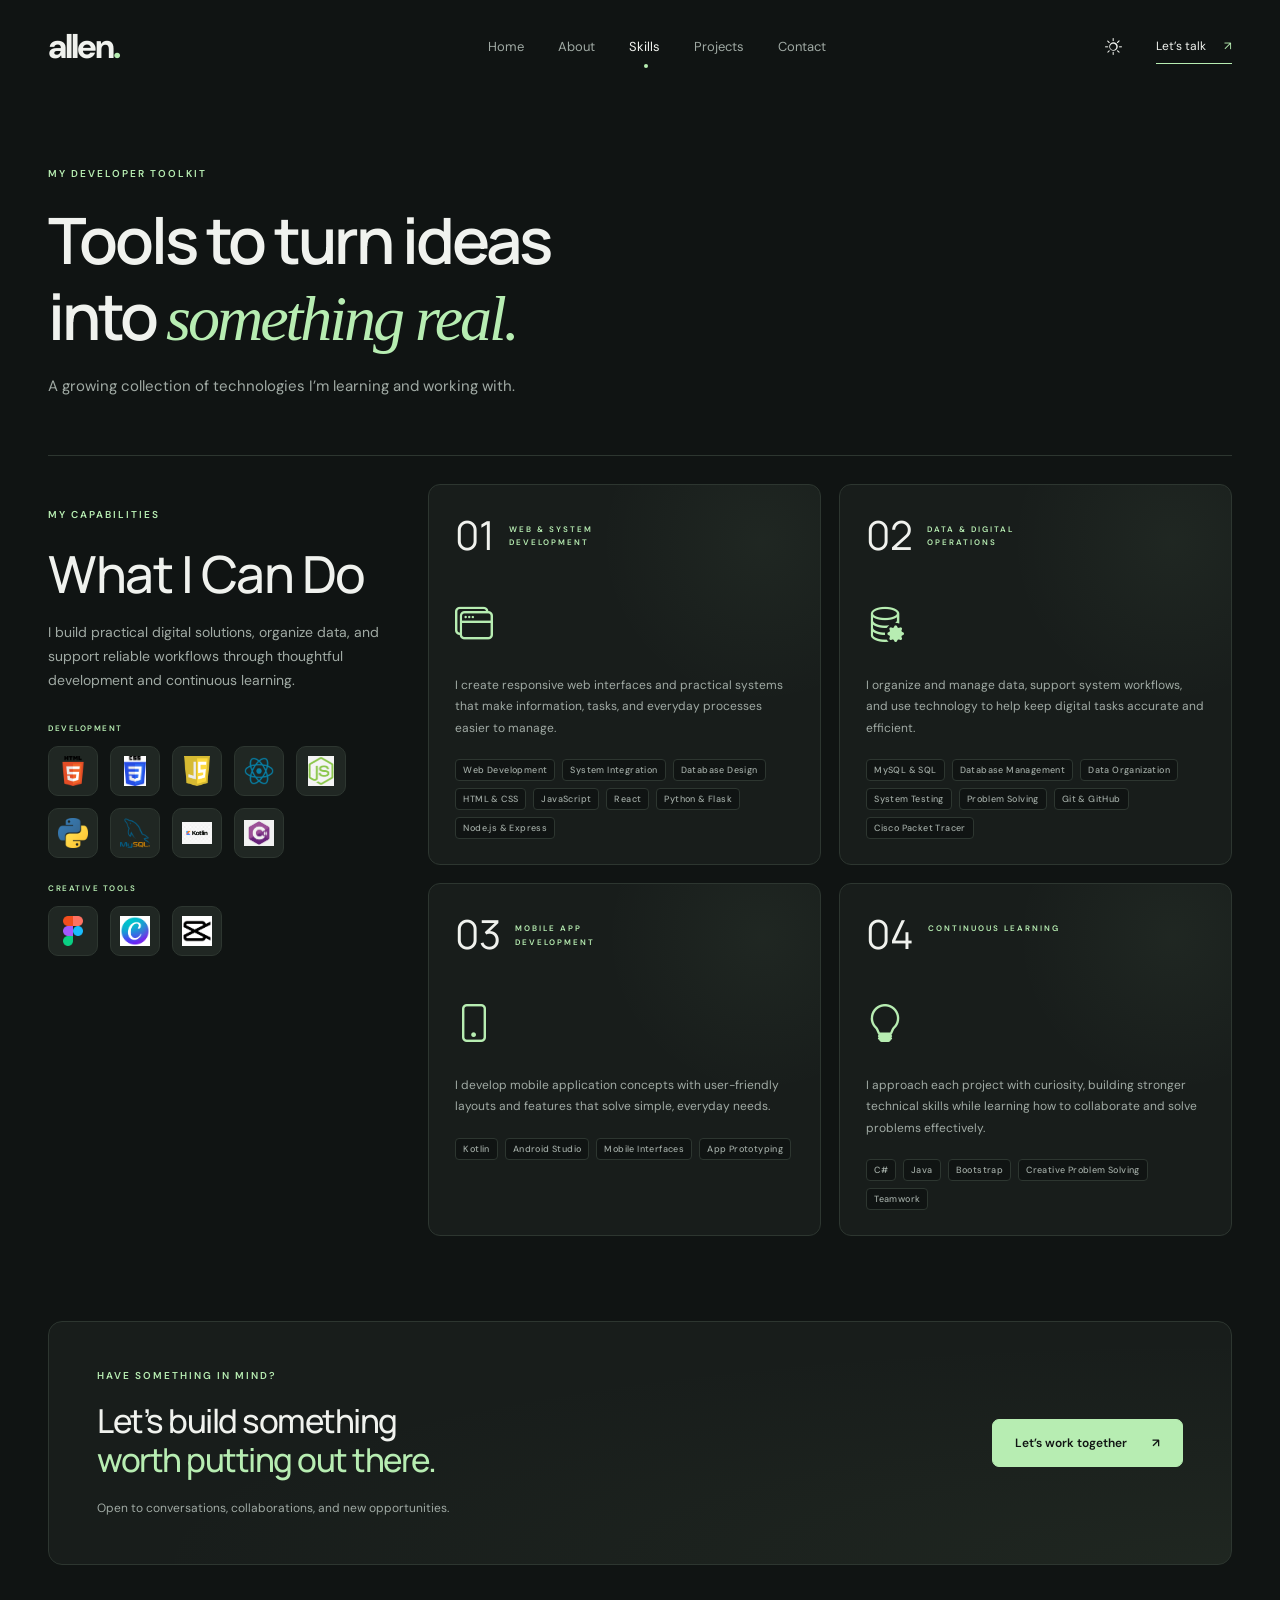
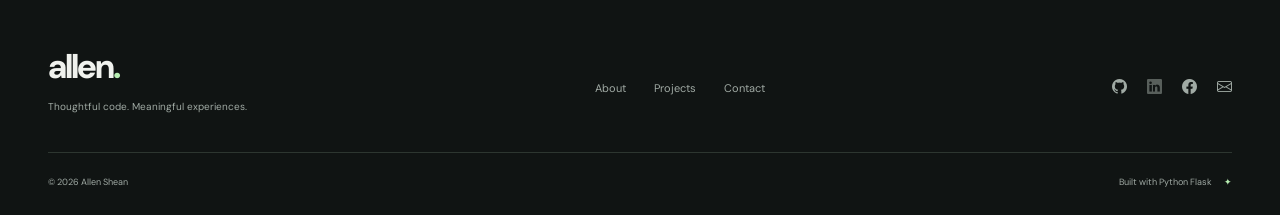
<file: templates/skills.html>
<!doctype html>
<html lang="en" data-theme="dark">
  <head>
    <meta charset="utf-8">
    <meta name="viewport" content="width=device-width, initial-scale=1">
    <meta name="description" content="Allen Shean — aspiring software developer and IT student. Explore web applications, mobile experiences, and thoughtful solutions.">
    <meta property="og:title" content="Skills | Allen Shean">
    <meta property="og:description" content="Creative thinking. Thoughtful code. Explore Allen Shean’s developer portfolio.">
    <meta property="og:type" content="website">
    <meta property="og:image" content="/static/images/profile.jpg">
    <title>Skills | Allen Shean</title>
    <link rel="icon" href="/static/images/favicon.svg" type="image/svg+xml">
    <link rel="preconnect" href="https://fonts.googleapis.com">
    <link rel="preconnect" href="https://fonts.gstatic.com" crossorigin>
    <link href="https://fonts.googleapis.com/css2?family=DM+Sans:wght@400;500;600;700&family=Manrope:wght@400;500;600;700;800&display=swap" rel="stylesheet">
    <link rel="stylesheet" href="https://cdn.jsdelivr.net/npm/bootstrap-icons@1.11.3/font/bootstrap-icons.min.css">
    <link rel="stylesheet" href="/static/css/style.css">
    <script src="/static/js/theme.js"></script>
    <script src="/static/js/script.js" defer></script>
    <script src="/static/js/page-transitions.js" defer></script>
  </head>
  <body>
    <a class="skip-link" href="#main">Skip to content</a>
    <div class="scroll-progress" aria-hidden="true"></div>
    <!-- Navigation for this page -->
    <header class="site-header">
      <nav class="container nav" aria-label="Main navigation">
        <a class="wordmark" href="/">allen<span>.</span></a>
        <div class="nav-links" id="navigation">
          <a href="/">Home</a>
          <a href="/about">About</a>
          <a href="/skills" class="active" aria-current="page">Skills</a>
          <a href="/projects">Projects</a>
          <a href="/contact">Contact</a>
        </div>
        <div class="nav-actions"><button class="icon-button theme-toggle" aria-label="Switch to light theme"><i class="bi bi-sun" aria-hidden="true"></i></button><a class="nav-contact" href="/contact">Let’s talk <span>↗</span></a><button class="icon-button menu-toggle" aria-controls="navigation" aria-expanded="false" aria-label="Toggle navigation"><i class="bi bi-list" aria-hidden="true"></i></button></div>
      </nav>
    </header>
    <!-- Page content -->
    <main id="main">
      <div class="container page-content">
        <div class="page-heading">
          <span class="eyebrow">MY DEVELOPER TOOLKIT</span>
          <h1>Tools to turn ideas<br>into <span class="serif accent">something real.</span></h1>
          <p>A growing collection of technologies I’m learning and working with.</p>
        </div>
        <section class="capability-layout" aria-labelledby="capabilities-title">
          <div class="capability-intro reveal">
            <span class="eyebrow">MY CAPABILITIES</span>
            <h2 id="capabilities-title">What I Can Do</h2>
            <p>I build practical digital solutions, organize data, and support reliable workflows through thoughtful development and continuous learning.</p>
            <div class="technology-groups">
              <div class="technology-group" aria-label="Development technologies">
                <span class="technology-group-title">DEVELOPMENT</span>
                <div class="technology-logo-grid">
                  <img src="/static/images/html.webp" alt="HTML logo" loading="lazy">
                  <img src="/static/images/css.png" alt="CSS logo" loading="lazy">
                  <img src="/static/images/javascript.png" alt="JavaScript logo" loading="lazy">
                  <img src="/static/images/react.webp" alt="React logo" loading="lazy">
                  <img src="/static/images/nodejs.png" alt="Node.js logo" loading="lazy">
                  <img src="/static/images/python.webp" alt="Python logo" loading="lazy">
                  <img src="/static/images/mysql.png" alt="MySQL logo" loading="lazy">
                  <img src="/static/images/kotlin.png" alt="Kotlin logo" loading="lazy">
                  <img src="/static/images/csharp.png" alt="C sharp logo" loading="lazy">
                </div>
              </div>
              <div class="technology-group" aria-label="Creative tools">
                <span class="technology-group-title">CREATIVE TOOLS</span>
                <div class="technology-logo-grid creative-logo-grid">
                  <img src="/static/images/Figma.webp" alt="Figma logo" loading="lazy">
                  <img src="/static/images/canva.png" alt="Canva logo" loading="lazy">
                  <img src="/static/images/capcut.png" alt="CapCut logo" loading="lazy">
                </div>
              </div>
            </div>
          </div>
          <div class="capability-grid">
            <article class="capability-card reveal">
              <span class="capability-number">01</span><span class="eyebrow">WEB &amp; SYSTEM DEVELOPMENT</span>
              <i class="bi bi-window-stack capability-icon" aria-hidden="true"></i>
              <p>I create responsive web interfaces and practical systems that make information, tasks, and everyday processes easier to manage.</p>
              <div class="capability-tags"><span>Web Development</span><span>System Integration</span><span>Database Design</span><span>HTML &amp; CSS</span><span>JavaScript</span><span>React</span><span>Python &amp; Flask</span><span>Node.js &amp; Express</span></div>
            </article>
            <article class="capability-card reveal">
              <span class="capability-number">02</span><span class="eyebrow">DATA &amp; DIGITAL OPERATIONS</span>
              <i class="bi bi-database-gear capability-icon" aria-hidden="true"></i>
              <p>I organize and manage data, support system workflows, and use technology to help keep digital tasks accurate and efficient.</p>
              <div class="capability-tags"><span>MySQL &amp; SQL</span><span>Database Management</span><span>Data Organization</span><span>System Testing</span><span>Problem Solving</span><span>Git &amp; GitHub</span><span>Cisco Packet Tracer</span></div>
            </article>
            <article class="capability-card reveal">
              <span class="capability-number">03</span><span class="eyebrow">MOBILE APP DEVELOPMENT</span>
              <i class="bi bi-phone capability-icon" aria-hidden="true"></i>
              <p>I develop mobile application concepts with user-friendly layouts and features that solve simple, everyday needs.</p>
              <div class="capability-tags"><span>Kotlin</span><span>Android Studio</span><span>Mobile Interfaces</span><span>App Prototyping</span></div>
            </article>
            <article class="capability-card reveal">
              <span class="capability-number">04</span><span class="eyebrow">CONTINUOUS LEARNING</span>
              <i class="bi bi-lightbulb capability-icon" aria-hidden="true"></i>
              <p>I approach each project with curiosity, building stronger technical skills while learning how to collaborate and solve problems effectively.</p>
              <div class="capability-tags"><span>C#</span><span>Java</span><span>Bootstrap</span><span>Creative Problem Solving</span><span>Teamwork</span></div>
            </article>
          </div>
        </section>
        <section class="cta reveal">
          <div>
            <span class="eyebrow">HAVE SOMETHING IN MIND?</span>
            <h2>Let’s build something<br><span class="accent">worth putting out there.</span></h2>
            <p>Open to conversations, collaborations, and new opportunities.</p>
          </div>
          <a class="button primary" href="/contact">Let’s work together <span>↗</span></a>
        </section>
      </div>
    </main>
    <!-- Footer -->
    <footer class="container footer">
      <div>
        <a class="wordmark" href="/">allen<span>.</span></a>
        <p>Thoughtful code. Meaningful experiences.</p>
      </div>
      <div class="footer-links"><a href="/about">About</a><a href="/projects">Projects</a><a href="/contact">Contact</a></div>
      <div class="socials" aria-label="Social links">
        <a href="https://github.com/sheanborja293-ship-it" target="_blank" rel="noopener noreferrer" aria-label="GitHub: sheanborja293-ship-it"><i class="bi bi-github" aria-hidden="true"></i></a>
        <span class="social-placeholder" title="LinkedIn link coming soon" aria-label="LinkedIn link coming soon"><i class="bi bi-linkedin" aria-hidden="true"></i></span>
        <a href="https://www.facebook.com/AllenGwapo143" target="_blank" rel="noopener noreferrer" aria-label="Facebook: Allen Shean Borja"><i class="bi bi-facebook" aria-hidden="true"></i></a>
        <a href="/contact" aria-label="Email Allen"><i class="bi bi-envelope" aria-hidden="true"></i></a>
      </div>
      <div class="footer-bottom"><span>© <span id="year">2026</span> Allen Shean</span><span>Built with Python Flask <span class="accent">✦</span></span></div>
    </footer>
    <a class="back-top icon-button" href="#main" aria-label="Back to top">↑</a>
    <dialog id="project-dialog">
      <button class="icon-button close-dialog" aria-label="Close project details">×</button>
      <span class="eyebrow">PROJECT OVERVIEW · SAMPLE CONCEPT</span>
      <h2 id="dialog-title"></h2>
      <p id="dialog-description"></p>
      <div class="tags" id="dialog-tech"></div>
      <p class="muted">Source code and live demo links will be added when this project is published.</p>
    </dialog>
  </body>
</html>
</file>
<file: static/css/style.css>
:root{--bg:#101413;--surface:#181d1b;--surface-2:#202723;--text:#f0f2ee;--muted:#a0aaa4;--accent:#b7edb2;--border:#2d3630;--header:rgba(16,20,19,.9);--shadow:0 24px 70px #0003;color-scheme:dark}
[data-theme=light]{--bg:#f6f7f2;--surface:#fff;--surface-2:#e9eee6;--text:#17241d;--muted:#5e6a62;--accent:#397b42;--border:#d9e0d6;--header:rgba(246,247,242,.94);--shadow:0 24px 70px #2030200c;color-scheme:light}
*{box-sizing:border-box}html{scroll-behavior:smooth;scroll-padding-top:100px}body{margin:0;background:var(--bg);color:var(--text);font-family:'DM Sans',sans-serif;font-size:15px;line-height:1.7;transition:background .25s,color .25s}a{color:inherit;text-decoration:none}button,input,textarea{font:inherit}button,a,input,textarea{-webkit-tap-highlight-color:transparent}button{cursor:pointer}button:disabled{cursor:not-allowed;opacity:.45}button{color:inherit}img{max-width:100%;display:block}h1,h2,h3,p{margin:0}h1,h2,h3{font-family:Manrope,sans-serif;line-height:1.18;letter-spacing:-1.5px}h1{font-size:clamp(44px,5vw,72px);font-weight:600}h2{font-size:clamp(30px,3.1vw,43px);font-weight:500}h3{font-size:22px;letter-spacing:-.6px}p{color:var(--muted);margin:18px 0}button:focus-visible,a:focus-visible,input:focus-visible,textarea:focus-visible{outline:2px solid var(--accent);outline-offset:5px}.container{width:min(1200px,calc(100% - 96px));margin:auto}.accent,.wordmark span{color:var(--accent)}.serif{font-family:Georgia,serif;font-weight:400;font-style:italic}.muted{color:var(--muted);font-size:13px}.eyebrow{font-size:10px;letter-spacing:2px;font-weight:600;color:var(--accent);display:block;margin-bottom:20px}.site-header{position:sticky;top:0;z-index:20;transition:background .3s,border-color .3s;border-bottom:1px solid transparent}.site-header.scrolled{background:var(--header);backdrop-filter:blur(16px);border-color:var(--border)}.nav{height:94px;display:flex;align-items:center;justify-content:space-between;gap:28px}.wordmark{font-size:34px;font-weight:800;letter-spacing:-2px;line-height:1}.nav-links{display:flex;gap:34px;margin-left:100px}.nav-links a{font-size:13px;color:var(--muted);position:relative}.nav-links a:hover,.nav-links a.active{color:var(--text)}.nav-links a.active:after{content:'';width:4px;height:4px;border-radius:50%;background:var(--accent);position:absolute;bottom:-10px;left:50%}.nav-actions{display:flex;align-items:center;gap:24px}.icon-button{border:1px solid var(--border);background:transparent;border-radius:50%;width:38px;height:38px;display:inline-grid;place-items:center;font-size:17px}.theme-toggle{border:0}.nav-contact{font-size:12px;border-bottom:1px solid var(--accent);padding:6px 0}.nav-contact span{margin-left:15px;color:var(--accent)}.menu-toggle{display:none}.hero{min-height:690px;display:grid;grid-template-columns:1.25fr 1fr;gap:35px;align-items:center;position:relative;padding-top:48px}.hero-copy{z-index:2;padding-bottom:50px}.availability{display:inline-flex;align-items:center;gap:8px;border:1px solid var(--border);border-radius:30px;padding:6px 12px;font-size:8px;letter-spacing:1.3px;color:var(--muted);margin-bottom:26px}.availability>span,.status-dot{width:6px;height:6px;background:var(--accent);border-radius:50%;box-shadow:0 0 0 4px #b7edb20c}.hello{font-size:17px;color:var(--text);margin:0 0 16px}.wave{color:var(--accent);margin-left:6px}.hero h1{font-size:clamp(45px,4.65vw,67px);letter-spacing:-3px;line-height:1.12;white-space:nowrap}.hero-description{font-size:14px;line-height:1.9;margin:24px 0 18px}.role-line{display:flex;align-items:center;gap:12px;font-size:11px;margin-bottom:28px}.code-bracket{color:var(--accent);font-size:18px}.role-divider{margin:0 4px;color:var(--border)}#typed-role{min-width:117px;color:var(--text)}.typing-caret{width:1px;height:12px;background:var(--accent);animation:blink 1s steps(2) infinite}.hero-buttons{display:flex;gap:12px}.button{display:inline-flex;align-items:center;justify-content:center;gap:25px;border:1px solid var(--border);padding:13px 22px;border-radius:7px;font-size:12px;font-weight:600;transition:transform .2s,box-shadow .2s;background:transparent}.button:hover{transform:translateY(-3px);box-shadow:var(--shadow)}.primary{background:var(--accent);border-color:var(--accent);color:var(--bg)}.secondary{background:transparent;color:var(--text)}.hero-socials{display:flex;align-items:center;gap:20px;margin-top:32px}.socials{display:flex;gap:20px;align-items:center;color:var(--muted);font-size:15px}.socials a:hover{color:var(--accent)}.social-placeholder{opacity:.5}.thin-divider{width:1px;height:16px;background:var(--border)}.resume-link{font-size:11px;color:var(--muted)}.resume-link i{margin-right:8px}.hero-art{position:relative;min-width:0;display:flex;align-items:center;justify-content:center;height:500px;margin-bottom:70px}.hero-art:before{content:'';position:absolute;inset:5%;background:radial-gradient(ellipse,#769b6230,transparent 70%);filter:blur(24px)}.profile-frame{width:330px;height:390px;border:1px solid #70836755;border-radius:160px 160px 16px 16px;overflow:hidden;position:relative;transform:rotate(-3deg);background:#29372b;box-shadow:var(--shadow)}.profile-frame img{width:100%;height:100%;object-fit:cover;object-position:center 25%}.photo-caption{position:absolute;bottom:0;left:0;width:100%;padding:23px 22px;background:linear-gradient(transparent,#0d160ed9);color:#e9efdf;display:flex;flex-direction:column;font-size:11px;letter-spacing:2px}.photo-caption span+span{font-size:7px;color:#bac8b5;margin-top:3px}.orbit{position:absolute;border:1px solid var(--border);border-radius:50%;width:430px;height:430px;transform:rotate(-20deg)}.orbit-two{width:490px;height:320px;transform:rotate(-38deg);border-style:dashed;opacity:.5}.art-cross{position:absolute;top:36px;right:34px;color:var(--accent);font-size:34px;font-weight:300}.floating-badge{position:absolute;background:var(--header);border:1px solid var(--border);box-shadow:var(--shadow);backdrop-filter:blur(15px);border-radius:10px;font-size:11px;display:flex;align-items:center;gap:12px}.code-badge{left:-6px;bottom:95px;padding:14px 19px;transform:rotate(-5deg)}.badge-icon{font-size:23px;color:var(--accent)}.floating-badge small{display:block;color:var(--muted);font-size:9px}.learning-badge{right:0;top:65px;padding:12px 16px;transform:rotate(5deg)}.art-note{position:absolute;bottom:16px;right:36px;font:italic 14px Georgia,serif;color:var(--muted);transform:rotate(-5deg)}.hero-bottom{grid-column:1/-1;display:flex;justify-content:space-between;border-top:1px solid var(--border);padding:20px 0 25px;font-size:8px;letter-spacing:1.5px;color:var(--muted);margin-top:-60px}.hero-bottom a span{font-size:15px;margin-right:10px}.hero-bottom i{margin-left:10px}.technology-strip{border-top:1px solid var(--border);border-bottom:1px solid var(--border);background:var(--surface)}.technology-strip .container{display:flex;align-items:center;justify-content:space-between;gap:25px;min-height:92px}.technology-strip .container>span:first-child{font-size:8px;letter-spacing:1.5px;color:var(--muted)}.technology{display:flex;align-items:center;gap:10px;color:var(--muted);font-size:17px;font-weight:600}.technology i{font-size:24px}.intro-section{display:grid;grid-template-columns:1fr 1fr;gap:100px;padding:110px 0;border-bottom:1px solid var(--border)}.intro-section p:first-child{margin-top:0}.intro-section p{font-size:14px}.inline-link{font-size:12px;display:inline-flex;gap:35px;align-items:center;padding-bottom:6px;border-bottom:1px solid var(--border)}.inline-link:hover{color:var(--accent)}.work-section{padding:90px 0}.section-heading{display:flex;align-items:end;justify-content:space-between;gap:24px}.section-heading h2{font-size:37px}.section-description{font-size:13px;margin:16px 0 32px}.project-grid{display:grid;grid-template-columns:repeat(3,1fr);gap:28px}.project-card{min-width:0}.project-preview{position:relative;width:100%;border:1px solid var(--border);padding:0;border-radius:12px;overflow:hidden;background:var(--surface);display:block}.project-preview img{width:100%;height:auto;transition:transform .5s}.project-preview:hover img{transform:scale(1.05)}.preview-arrow{position:absolute;right:13px;bottom:13px;border-radius:50%;background:#101413c9;color:#e9efdf;width:30px;height:30px;display:grid;place-items:center}.project-meta{display:flex;justify-content:space-between;font-size:8px;letter-spacing:1.3px;color:var(--muted);margin:22px 0 10px}.project-card h3{font-size:19px}.text-button{border:0;background:none;padding:0;text-align:left;font:inherit;letter-spacing:inherit}.text-button:hover{color:var(--accent)}.project-card p{font-size:12px;line-height:1.8;margin:12px 0 18px}.tags{display:flex;gap:6px;flex-wrap:wrap}.tags span{font-size:9px;color:var(--muted);border:1px solid var(--border);padding:3px 9px;border-radius:4px}.cta{padding:45px 48px;margin:0 0 85px;background:radial-gradient(ellipse at right bottom,#75966314,transparent 65%),var(--surface);border:1px solid var(--border);border-radius:14px;display:flex;align-items:center;justify-content:space-between;gap:30px}.cta .eyebrow{margin-bottom:18px}.cta h2{font-size:33px}.cta p{font-size:12px;margin-bottom:0}.cta .button{white-space:nowrap}.footer{display:flex;align-items:center;justify-content:space-between;flex-wrap:wrap;gap:25px;padding-bottom:25px}.footer p{font-size:10px;margin:12px 0}.footer-links{display:flex;gap:28px;font-size:11px;color:var(--muted)}.footer-bottom{width:100%;border-top:1px solid var(--border);padding-top:22px;display:flex;justify-content:space-between;font-size:9px;color:var(--muted)}.footer-bottom .accent{margin-left:10px}.page-content{padding-top:70px}.page-heading{margin-bottom:55px;max-width:920px}.page-heading p{max-width:650px}.page-heading h1{letter-spacing:-3px}.about-grid{display:grid;grid-template-columns:.8fr 1.2fr;gap:90px;align-items:center}.about-portrait{max-width:340px}.about-portrait img{width:100%;height:auto;border-radius:120px 120px 12px 12px;border:1px solid var(--border)}.about-portrait>span{display:block;margin-top:12px}.about-grid p{font-size:14px}.interest-list{display:grid;grid-template-columns:1fr 1fr;gap:12px;font-size:12px;color:var(--muted);margin:28px 0}.stats-grid{display:grid;grid-template-columns:repeat(4,1fr);background:var(--surface);border:1px solid var(--border);border-radius:12px;margin-top:70px;padding:32px}.stats-grid>div{text-align:center;border-right:1px solid var(--border)}.stats-grid>div:last-child{border:0}.stats-grid strong{display:block;color:var(--accent);font:500 38px Manrope,sans-serif}.stats-grid span{font-size:11px;color:var(--muted)}.timeline{border-left:1px solid var(--border);padding-left:30px}.timeline article{position:relative;padding-bottom:25px}.timeline article:before{content:'';position:absolute;left:-35px;top:6px;width:9px;height:9px;background:var(--accent);border-radius:50%}.timeline .eyebrow{margin-bottom:14px}.page-content>.intro-section{margin-bottom:70px}.skills-note{padding:16px 20px;border:1px solid var(--border);border-radius:8px;color:var(--muted);font-size:12px;margin-bottom:28px}.skills-note i{margin-right:9px}.skills-grid{display:grid;grid-template-columns:repeat(3,1fr);gap:24px;margin-bottom:80px}.skill-card{padding:28px;background:var(--surface);border:1px solid var(--border);border-radius:12px}.skill-card h2{font-size:23px;margin-bottom:28px;letter-spacing:-.5px}.skill-card .eyebrow{font-size:9px}.skill{margin-top:18px}.skill>div{display:flex;justify-content:space-between;font-size:12px}.skill>div>span+span{color:var(--muted);font-size:10px}progress{width:100%;height:4px;border:0;border-radius:10px;background:var(--border);overflow:hidden}progress::-webkit-progress-bar{background:var(--border)}progress::-webkit-progress-value{background:var(--accent)}progress::-moz-progress-bar{background:var(--accent)}.reveal.visible progress{animation:bar-in 1s ease both}.filter-bar{display:flex;align-items:center;gap:10px;flex-wrap:wrap;border-bottom:1px solid var(--border);padding-bottom:26px;margin-bottom:35px}.filter-button{background:transparent;border:1px solid var(--border);border-radius:6px;padding:8px 20px;font-size:12px}.filter-button.selected{background:var(--accent);color:var(--bg);border-color:var(--accent)}.filter-button span{font-size:9px;margin-left:7px}.project-count{margin-left:auto;color:var(--muted);font-size:11px}.full-projects{row-gap:45px;margin-bottom:85px}.project-actions{display:flex;gap:15px;margin-top:20px;padding-top:15px;border-top:1px solid var(--border);font-size:10px;flex-wrap:wrap}.project-actions>button:not(.text-button){background:none;border:0;padding:0;font-size:10px}.project-card[hidden]{display:none}.project-card.filter-enter{animation:fade-up .4s ease}.contact-grid{display:grid;grid-template-columns:.9fr 1.1fr;gap:90px;margin-bottom:100px}.contact-grid h2{font-size:33px}.contact-grid>section>p{font-size:14px}.contact-detail{display:flex;align-items:center;gap:18px;margin:28px 0}.contact-detail>i{font-size:21px;color:var(--accent)}.contact-detail span{font-size:9px;letter-spacing:1.5px;color:var(--muted)}.contact-detail p{margin:3px 0;font-size:14px;color:var(--text)}.contact-panel{border:1px solid var(--border);border-radius:13px;background:var(--surface);padding:30px}.form-row{display:grid;grid-template-columns:1fr 1fr;gap:16px}label{display:block;font-size:11px;margin-bottom:8px}input,textarea{display:block;width:100%;border:1px solid var(--border);background:var(--bg);color:var(--text);border-radius:6px;padding:12px 14px;font-size:12px;margin-bottom:22px}textarea{resize:vertical;min-height:120px}input::placeholder,textarea::placeholder{color:var(--muted);opacity:.65}.form-note{font-size:10px}.contact-panel .button{width:100%;justify-content:space-between}.flash{padding:15px;border:1px solid var(--accent);border-radius:6px;font-size:12px;margin-bottom:20px}.flash.error{border-color:#dc8f80}.error-page{padding-bottom:120px}.error-page .button{margin-top:20px}dialog{background:var(--surface);color:var(--text);border:1px solid var(--border);border-radius:16px;max-width:580px;width:calc(100% - 40px);padding:45px}dialog::backdrop{background:#0009;backdrop-filter:blur(6px)}dialog h2{font-size:31px}dialog .close-dialog{position:absolute;top:10px;right:10px}dialog .eyebrow{font-size:8px}body.modal-open{overflow:hidden}.skip-link{position:fixed;top:-70px;left:20px;z-index:100;background:var(--accent);color:var(--bg);padding:10px}.skip-link:focus{top:10px}.scroll-progress{position:fixed;top:0;left:0;height:2px;width:0;background:var(--accent);z-index:30}.back-top{position:fixed;bottom:24px;right:24px;background:var(--surface);opacity:0;pointer-events:none;z-index:15}.back-top.shown{opacity:1;pointer-events:auto}.reveal{transition:opacity .65s,transform .65s}.js-reveal .reveal:not(.visible){opacity:0;transform:translateY(22px)}@keyframes blink{50%{opacity:0}}@keyframes fade-up{from{opacity:0;transform:translateY(15px)}to{opacity:1;transform:translateY(0)}}@keyframes bar-in{from{clip-path:inset(0 100% 0 0)}to{clip-path:inset(0)}}
@media(min-width:1450px){.hero{min-height:760px}.hero-art{height:530px}.profile-frame{width:365px;height:430px}.hero-bottom{margin-top:-65px}}
@media(max-width:1100px){.container{width:calc(100% - 64px)}.nav-links{margin-left:0;gap:24px}.hero{gap:15px}.hero h1{font-size:51px}.profile-frame{width:280px;height:350px}.orbit{width:340px;height:370px}.orbit-two{width:360px;height:280px}.learning-badge{right:-5px;font-size:9px}.code-badge{left:0}.hero-art{height:460px}.technology-strip .container{gap:15px}.technology{font-size:14px}.technology i{font-size:20px}.intro-section{gap:55px}.project-grid{gap:20px}.project-card h3{font-size:17px}.contact-grid{gap:45px}}
@media(max-width:800px){.container{width:calc(100% - 40px)}.nav{height:76px}.nav-links{gap:20px}.nav-contact{display:none}.nav-actions{gap:10px}.hero{grid-template-columns:1fr 1fr;min-height:610px;padding-top:20px}.hero h1{font-size:42px;letter-spacing:-2px}.hero-description{font-size:12px}.desktop-break{display:none}.hero-art{height:380px}.profile-frame{width:230px;height:300px}.orbit{width:280px;height:320px}.orbit-two{width:300px;height:240px}.floating-badge{font-size:9px}.learning-badge{top:25px;padding:10px}.code-badge{bottom:40px;left:-15px;padding:10px}.art-note{bottom:0;right:0;font-size:11px}.hero-buttons{gap:8px}.button{padding:12px 16px;gap:15px;font-size:11px}.hero-socials{gap:13px}.socials{gap:16px}.resume-link{font-size:9px}.role-line{gap:7px;font-size:9px}.hero-bottom{margin-top:-35px}.technology-strip .container{flex-wrap:wrap;justify-content:center;padding:20px;gap:20px}.technology-strip .container>span:first-child{width:100%;text-align:center}.intro-section{padding:70px 0;gap:35px}.project-grid{grid-template-columns:repeat(2,1fr)}.work-section .project-card:last-child{display:none}.section-heading h2{font-size:29px}.cta{padding:32px;gap:20px}.cta h2{font-size:27px}.skills-grid{grid-template-columns:repeat(2,1fr)}.about-grid{gap:35px}.about-grid h2{font-size:28px}.contact-grid{gap:30px;grid-template-columns:1fr 1.2fr}.form-row{grid-template-columns:1fr;gap:0}.contact-panel{padding:22px}.page-heading h1{font-size:49px}.stats-grid{padding:24px 10px}.stats-grid span{font-size:9px}}
@media(max-width:600px){.nav-links{display:none;position:absolute;top:76px;left:0;right:0;background:var(--bg);padding:24px;flex-direction:column;border-bottom:1px solid var(--border);gap:20px}.nav-links.open{display:flex}.nav-links a.active:after{left:-10px;bottom:9px}.menu-toggle{display:grid}.wordmark{font-size:30px}.hero{grid-template-columns:1fr;padding-top:25px;gap:0}.hero-copy{padding-bottom:15px}.availability{font-size:7px;margin-bottom:24px}.hero h1{font-size:clamp(38px,9.7vw,58px);letter-spacing:-2px;white-space:normal}.hello{font-size:15px}.hero-description{font-size:13px;max-width:380px}.role-line{font-size:10px}.hero-buttons .button{padding:13px 20px;font-size:12px}.hero-socials{margin-top:25px;gap:20px}.resume-link{font-size:11px}.hero-art{margin:15px auto 30px;width:min(100%,370px);height:385px}.profile-frame{width:250px;height:320px}.orbit{width:300px;height:340px}.orbit-two{width:330px;height:260px}.learning-badge{right:0;top:35px}.code-badge{left:0;bottom:40px}.art-note{right:20px;bottom:0}.art-cross{right:0;top:0}.hero-bottom{margin-top:0;font-size:7px;padding-top:18px}.hero-bottom>span{letter-spacing:.5px}.technology-strip .container{gap:18px 25px;padding:20px 0}.technology{font-size:13px}.technology i{font-size:19px}.intro-section{grid-template-columns:1fr;gap:24px;padding:60px 0}.intro-section h2{font-size:35px}.eyebrow{font-size:9px;margin-bottom:15px}.work-section{padding:55px 0}.section-heading{align-items:start;gap:10px}.section-heading h2{font-size:28px}.section-heading>.inline-link{font-size:10px;white-space:nowrap;margin-top:32px}.section-description{font-size:12px}.project-grid{grid-template-columns:1fr;gap:35px}.work-section .project-card:last-child{display:block}.project-card h3{font-size:22px}.project-card p{font-size:13px}.project-meta{font-size:9px}.tags span{font-size:10px}.cta{flex-direction:column;align-items:start;padding:28px 24px;margin-bottom:55px}.cta h2{font-size:27px}.cta .button{margin-top:5px}.footer{gap:24px}.footer>div:first-child{width:100%}.footer-links{gap:20px}.footer-bottom{font-size:8px}.page-content{padding-top:40px}.page-heading{margin-bottom:35px}.page-heading h1{font-size:43px;letter-spacing:-2px}.page-heading p{font-size:14px}.about-grid{grid-template-columns:1fr;gap:30px}.about-portrait{max-width:260px;margin:auto}.stats-grid{grid-template-columns:1fr 1fr;gap:28px;margin-top:40px}.stats-grid>div:nth-child(2){border:0}.stats-grid span{font-size:10px}.skills-grid{grid-template-columns:1fr;gap:20px;margin-bottom:50px}.skills-note{font-size:11px}.filter-bar{gap:7px}.filter-button{padding:7px 13px;font-size:11px}.project-count{width:100%;margin-top:12px}.full-projects{margin-bottom:55px}.contact-grid{grid-template-columns:1fr;margin-bottom:60px;gap:30px}.form-row{grid-template-columns:1fr}.back-top{right:14px;bottom:14px}.error-page{padding-bottom:80px}dialog{padding:40px 24px}.interest-list{gap:10px;font-size:11px}}
@media(prefers-reduced-motion:reduce){html{scroll-behavior:auto}*,*:before,*:after{animation:none!important;transition:none!important}.js-reveal .reveal:not(.visible){opacity:1;transform:none}}


/* A short fade and slide when navigating between the five main pages. */
.project-preview img{width:100%;aspect-ratio:800/520;object-fit:cover;object-position:center top}
.capability-layout{display:grid;grid-template-columns:.9fr 2.1fr;gap:36px;margin:10px 0 85px;padding-top:28px;border-top:1px solid var(--border)}.capability-intro{padding:22px 12px 22px 0}.capability-intro h2{font-size:clamp(36px,4vw,54px);margin-bottom:18px}.capability-intro p{font-size:14px;max-width:350px}.capability-icons{display:grid;grid-template-columns:repeat(4,45px);gap:12px;margin-top:30px}.capability-icons i{display:grid;place-items:center;height:45px;background:var(--surface-2);border:1px solid var(--border);border-radius:9px;color:var(--accent);font-size:20px}.capability-grid{display:grid;grid-template-columns:repeat(2,minmax(0,1fr));gap:18px}.capability-card{position:relative;min-height:310px;padding:30px 26px 25px;background:var(--surface);border:1px solid var(--border);border-radius:12px;overflow:hidden}.capability-card:before{content:'';position:absolute;inset:0;background:radial-gradient(circle at 85% 15%,#b7edb20c,transparent 35%);pointer-events:none}.capability-number{display:inline-block;font:400 40px/1 Manrope,sans-serif;color:var(--text);margin-right:14px}.capability-card>.eyebrow{display:inline-block;margin:0;vertical-align:top;padding-top:8px;font-size:8px;max-width:140px}.capability-icon{display:block;color:var(--accent);font-size:38px;margin:34px 0 18px}.capability-card p{font-size:12px;line-height:1.8;margin:0 0 20px}.capability-tags{display:flex;flex-wrap:wrap;gap:7px}.capability-tags span{font:500 9px 'DM Sans',sans-serif;letter-spacing:.4px;color:var(--muted);background:var(--bg);border:1px solid var(--border);border-radius:4px;padding:4px 7px}
.technology-groups{display:grid;gap:24px;margin-top:30px}.technology-group-title{display:block;font-size:8px;letter-spacing:1.5px;color:var(--accent);font-weight:600}.technology-logo-grid{display:grid;grid-template-columns:repeat(5,50px);gap:12px;margin-top:10px}.creative-logo-grid{grid-template-columns:repeat(3,50px)}.technology-logo-grid img{display:block;width:50px;height:50px;object-fit:contain;padding:9px;background:var(--surface-2);border:1px solid var(--border);border-radius:10px}
.award-section{display:grid;grid-template-columns:.85fr 1.15fr;gap:50px;padding:90px 0;border-bottom:1px solid var(--border)}.award-title-line{display:flex;align-items:flex-start;gap:18px}.award-title-line i{font-size:31px;color:var(--accent);padding-top:5px}.award-title-line h2{font-size:clamp(32px,3vw,43px)}.award-copy p{font-size:14px;max-width:440px}.award-project{display:inline-block;margin-top:10px;color:var(--accent);font-size:9px;font-weight:600;letter-spacing:1.2px}.award-gallery{display:grid;grid-template-columns:1fr 1fr;gap:14px;align-items:center}.award-gallery img{width:100%;height:250px;object-fit:cover;border:1px solid var(--border);border-radius:12px}.award-gallery img:first-child{transform:translateY(-12px)}.hobbies-section{display:grid;grid-template-columns:.8fr 1.2fr;gap:55px;padding:90px 0;border-bottom:1px solid var(--border)}.hobbies-copy p{font-size:14px;max-width:400px}.hobby-list{display:grid;gap:12px;margin-top:28px}.hobby-list span{display:flex;align-items:center;gap:12px;color:var(--muted);font-size:13px}.hobby-list i{display:grid;place-items:center;width:31px;height:31px;border-radius:7px;background:var(--surface-2);color:var(--accent);font-size:15px}.ml-achievement{display:grid;grid-template-columns:1.3fr .7fr;gap:18px;align-items:end}.ml-photos{display:grid;grid-template-columns:.72fr 1.28fr;gap:12px}.ml-photos img{width:100%;height:225px;object-fit:cover;border:1px solid var(--border);border-radius:12px}.ml-photos img:first-child{object-position:center top}.ml-results{padding:20px;background:var(--surface);border:1px solid var(--border);border-radius:12px}.ml-results .eyebrow{font-size:8px;margin-bottom:15px}.ml-results strong{display:block;font:500 23px Manrope,sans-serif;color:var(--text);padding:8px 0;border-top:1px solid var(--border)}.ml-results strong span{display:block;color:var(--accent);font:500 10px 'DM Sans',sans-serif;letter-spacing:1px;margin-top:2px}
.credentials-section{display:grid;grid-template-columns:.8fr 1.2fr;gap:70px;padding:100px 0;border-bottom:1px solid var(--border)}.credentials-heading p{font-size:14px;max-width:360px}.credential-list{display:grid;gap:16px}.credential-card{display:flex;gap:20px;align-items:flex-start;padding:24px;background:var(--surface);border:1px solid var(--border);border-radius:12px}.credential-card>i{display:grid;place-items:center;flex:0 0 42px;width:42px;height:42px;border-radius:9px;background:var(--surface-2);color:var(--accent);font-size:20px}.credential-card .eyebrow{margin:2px 0 8px;font-size:9px}.credential-card h3{font-size:18px}.credential-card p{margin:5px 0 0;font-size:12px}
@media(max-width:800px){.credentials-section{gap:35px}}
@media(max-width:600px){.credentials-section{grid-template-columns:1fr;gap:24px;padding:60px 0}.credential-card{padding:20px;gap:15px}.credential-card h3{font-size:17px}}
@media(max-width:800px){.award-section{gap:30px}.award-gallery img{height:200px}}
@media(max-width:600px){.award-section{grid-template-columns:1fr;gap:28px;padding:60px 0}.award-gallery img{height:175px}.award-gallery img:first-child{transform:none}}
@media(max-width:800px){.hobbies-section{gap:30px}.ml-achievement{grid-template-columns:1fr}.ml-results{display:flex;gap:14px;align-items:center}.ml-results .eyebrow{margin:0 auto 0 0}.ml-results strong{border:0;padding:0}}
@media(max-width:600px){.hobbies-section{grid-template-columns:1fr;gap:28px;padding:60px 0}.ml-photos img{height:180px}.ml-results{display:block}.ml-results .eyebrow{margin:0 0 15px}.ml-results strong{padding:8px 0;border-top:1px solid var(--border)}}
@media(max-width:900px){.capability-layout{grid-template-columns:1fr;gap:16px}.capability-intro{padding:15px 0}.capability-icons{margin-top:22px}}
@media(max-width:600px){.capability-layout{margin-bottom:55px}.capability-grid{grid-template-columns:1fr}.capability-card{min-height:0;padding:25px 20px}.capability-icon{margin:24px 0 16px}.technology-logo-grid{grid-template-columns:repeat(4,50px)}.creative-logo-grid{grid-template-columns:repeat(3,50px)}}

@media (prefers-reduced-motion: no-preference) {
  #main {
    animation: page-arrive 340ms ease-out both;
  }

  body.page-leaving #main {
    animation: page-depart 160ms ease-in forwards;
    pointer-events: none;
  }
}

@keyframes page-arrive {
  from {
    opacity: 0;
    transform: translateY(10px);
  }
  to {
    opacity: 1;
    transform: translateY(0);
  }
}

@keyframes page-depart {
  from {
    opacity: 1;
    transform: translateY(0);
  }
  to {
    opacity: 0;
    transform: translateY(-6px);
  }
}

.contact-detail a:hover {
  color: var(--accent);
}
</file>
